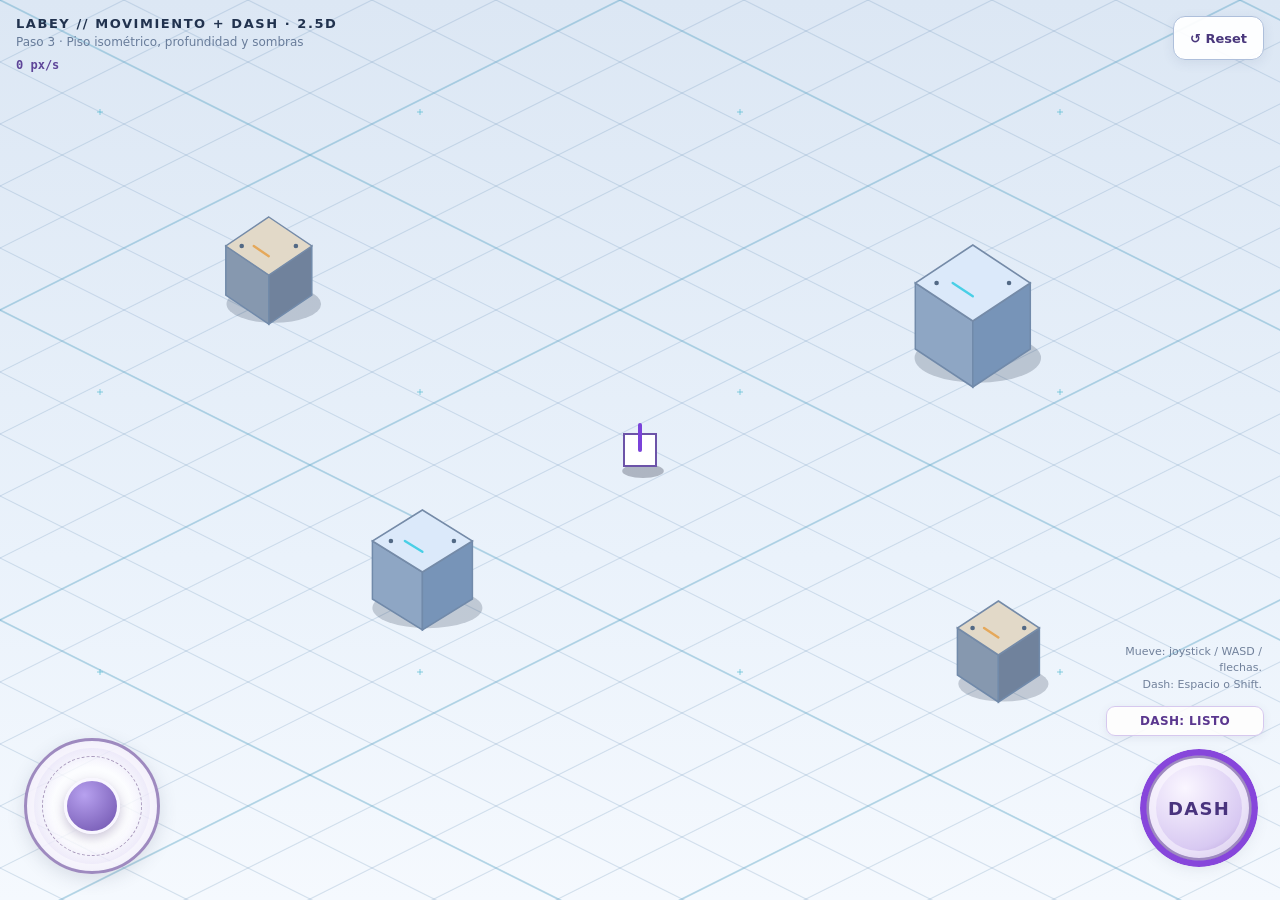
<file: web/pruebas/gamefeel-2_5d/index.html>
<!doctype html>
<html lang="es-MX">
<head>
  <meta charset="utf-8">
  <meta name="viewport" content="width=device-width, initial-scale=1, viewport-fit=cover, user-scalable=no">
  <meta name="theme-color" content="#eaf1fa">
  <title>LABEY · Movimiento + Dash · Paso 3 · Vista 2.5D</title>
  <style>
    :root {
      font-family: system-ui, -apple-system, BlinkMacSystemFont, "Segoe UI", sans-serif;
      color: #21324e;
      background: #eaf1fa;
    }

    * { box-sizing: border-box; }
    html, body { width: 100%; height: 100%; margin: 0; overflow: hidden; }
    body { overscroll-behavior: none; user-select: none; -webkit-user-select: none; }

    /* El suelo, las cajas y el protagonista ahora se dibujan en Canvas.
       No hay imágenes ni sprites: se mantiene un único archivo offline. */
    #game {
      display: block;
      width: 100vw;
      height: 100dvh;
      background: #e7eff9;
      touch-action: none;
    }

    .topbar {
      position: fixed;
      top: max(16px, env(safe-area-inset-top));
      left: max(16px, env(safe-area-inset-left));
      right: max(16px, env(safe-area-inset-right));
      display: flex;
      align-items: start;
      justify-content: space-between;
      gap: 14px;
      pointer-events: none;
    }
    .title { font-weight: 800; letter-spacing: .12em; font-size: 13px; }
    .subtitle { margin-top: 4px; color: #687c9a; font-size: 12px; }
    #speed { margin-top: 9px; font: 600 12px ui-monospace, monospace; color: #5e4599; }

    #reset {
      pointer-events: auto;
      border: 1px solid #aebfdb;
      border-radius: 12px;
      background: #ffffffed;
      color: #49377c;
      font: 700 13px system-ui, sans-serif;
      padding: 11px 16px;
      min-height: 44px;
      cursor: pointer;
      box-shadow: 0 3px 12px #40567619;
    }
    #reset:active { transform: scale(.97); }
    #reset:focus-visible { outline: 3px solid #885ae2; outline-offset: 3px; }

    /* Joystick: Pointer Events funcionan con toque, lápiz y ratón. */
    #joystick {
      position: fixed;
      bottom: max(26px, calc(env(safe-area-inset-bottom) + 20px));
      left: max(24px, calc(env(safe-area-inset-left) + 16px));
      width: 136px;
      height: 136px;
      border: 3px solid #9e8abf;
      border-radius: 50%;
      background: radial-gradient(circle, #ffffffc7 0 42%, #e2d9f4c9 75%, #bcb1d1b0 100%);
      box-shadow: 0 5px 18px #39425d26, inset 0 0 0 7px #ffffff7a;
      touch-action: none;
      cursor: grab;
      -webkit-tap-highlight-color: transparent;
    }
    #joystick:active { cursor: grabbing; }
    #joystick::after {
      content: "";
      position: absolute;
      inset: 15px;
      border: 1px dashed #aa9bbd;
      border-radius: 50%;
      pointer-events: none;
    }
    #knob {
      position: absolute;
      left: 50%; top: 50%;
      width: 56px; height: 56px;
      margin-left: -28px; margin-top: -28px;
      border-radius: 50%;
      border: 3px solid #f8f6ff;
      background: radial-gradient(circle at 35% 28%, #b7a1ef, #6d51ac);
      box-shadow: 0 4px 12px #4c34734a;
      transform: translate3d(0, 0, 0);
      pointer-events: none;
    }
    /* Dash circular, colocado a la derecha sin tapar el joystick. */
    #dash {
      --charge: 360deg;
      position: fixed;
      bottom: max(39px, calc(env(safe-area-inset-bottom) + 33px));
      right: max(28px, calc(env(safe-area-inset-right) + 18px));
      width: 106px;
      height: 106px;
      padding: 0;
      border: 3px solid #9e8abf;
      border-radius: 50%;
      background: radial-gradient(circle at 36% 30%, #faf6ff, #d8c9f2 65%, #a78bcf);
      box-shadow: 0 5px 18px #39425d26, inset 0 0 0 7px #ffffff7a;
      color: #49337e;
      font: 900 18px system-ui, sans-serif;
      letter-spacing: .07em;
      cursor: pointer;
      touch-action: manipulation;
      -webkit-tap-highlight-color: transparent;
    }
    #dash::before {
      content: "";
      position: absolute;
      inset: -9px;
      border-radius: 50%;
      background: conic-gradient(#8746db var(--charge), #aeb4c980 0);
      -webkit-mask: radial-gradient(farthest-side, transparent calc(100% - 7px), #000 calc(100% - 6px));
      mask: radial-gradient(farthest-side, transparent calc(100% - 7px), #000 calc(100% - 6px));
      pointer-events: none;
    }
    #dash:disabled { cursor: default; filter: saturate(.48) brightness(.9); }
    #dash:active:not(:disabled) { transform: scale(.96); }
    #dash:focus-visible { outline: 3px solid #8753d7; outline-offset: 11px; }
    #dashStatus {
      position: fixed;
      bottom: max(164px, calc(env(safe-area-inset-bottom) + 157px));
      right: max(16px, env(safe-area-inset-right));
      width: 158px;
      text-align: center;
      font: 800 12px system-ui, sans-serif;
      letter-spacing: .03em;
      color: #5a378f;
      background: #fffefdde;
      padding: 7px 5px;
      border: 1px solid #d6c8ee;
      border-radius: 9px;
      box-shadow: 0 2px 8px #4e58821a;
      pointer-events: none;
    }
    #dashStatus.recharging { color: #6d718a; }
    #dashStatus.active { color: #813ce2; }
    .hint {
      position: fixed;
      bottom: max(207px, calc(env(safe-area-inset-bottom) + 198px));
      right: max(18px, env(safe-area-inset-right));
      max-width: 154px;
      text-align: right;
      color: #71819b;
      font-size: 11px;
      line-height: 1.5;
      pointer-events: none;
    }
    @media (max-width: 380px) {
      #joystick { width: 118px; height: 118px; }
      #knob { width: 50px; height: 50px; margin: -25px 0 0 -25px; }
      #dash { width: 92px; height: 92px; font-size: 16px; }
      #dashStatus { bottom: max(148px, calc(env(safe-area-inset-bottom) + 140px)); width: 136px; }
      .hint { bottom: max(190px, calc(env(safe-area-inset-bottom) + 182px)); max-width: 130px; }
    }
  </style>
</head>
<body>
  <canvas id="game" aria-label="Campo isométrico de prueba con movimiento y dash"></canvas>

  <div class="topbar">
    <div>
      <div class="title">LABEY // MOVIMIENTO + DASH · 2.5D</div>
      <div class="subtitle">Paso 3 · Piso isométrico, profundidad y sombras</div>
      <div id="speed" aria-live="off">0 px/s</div>
    </div>
    <button id="reset" type="button" aria-label="Regresar al centro">↺ Reset</button>
  </div>

  <div id="joystick" aria-label="Joystick virtual de movimiento">
    <div id="knob"></div>
  </div>
  <div id="dashStatus" role="status" aria-live="off">DASH: LISTO</div>
  <button id="dash" type="button" aria-label="Dash, esquivar" title="Dash: Espacio o Shift">DASH</button>
  <div class="hint">Mueve: joystick / WASD / flechas.<br>Dash: Espacio o Shift.</div>

  <script>
    "use strict";

    // ===== 1. Parámetros de Game Feel (ajustables) =====
    const MAX_SPEED = 260;       // píxeles/segundo, sin turbo diagonal
    const ACCELERATION = 1200;   // píxeles/segundo²
    const FRICTION = 6.5;        // pérdida exponencial de velocidad al soltar
    const DEAD_ZONE = 0.10;      // ignora pequeños toques cerca del centro
    const SIZE = 32;             // cuadrado del jugador: 32 × 32

    const DASH_SPEED = 780;      // impulso instantáneo en px/s
    const DASH_DURATION = 0.20;  // segundos invulnerable / en impulso
    const DASH_COOLDOWN = 0.80;  // segundos de recarga DESPUÉS del impulso
    const DASH_EXIT_SPEED = 130; // deslizamiento al terminar el Dash
    const TRAIL_LIFETIME = 0.27; // segundos para desvanecer la estela
    const TRAIL_SPACING = 12;    // espacio entre los cuadrados de la estela

    // Variable GLOBAL deliberada. Podrá usarse en futuras colisiones.
    // Al declarar 'var' en un script clásico, también está en window.
    var isInvulnerable = false;

    const canvas = document.getElementById("game");
    const ctx = canvas.getContext("2d");
    const stick = document.getElementById("joystick");
    const knob = document.getElementById("knob");
    const speedLabel = document.getElementById("speed");
    const resetButton = document.getElementById("reset");
    const dashButton = document.getElementById("dash");
    const dashStatus = document.getElementById("dashStatus");

    let dashRemaining = 0;
    let cooldownRemaining = 0;
    let dashDirection = { x: 0, y: -1 };
    const trail = [];

    let screenWidth = 0;
    let screenHeight = 0;
    let firstResize = true;

    const player = {
      x: 0, y: 0,
      vx: 0, vy: 0,
      facing: -Math.PI / 2 // orientación inicial: arriba
    };

    // ===== 2. Canvas ajustado a pantalla y pantallas de alta densidad =====
    function resizeCanvas() {
      const previousW = screenWidth;
      const previousH = screenHeight;
      screenWidth = window.innerWidth;
      screenHeight = window.innerHeight;
      const dpr = Math.min(window.devicePixelRatio || 1, 2);
      canvas.width = Math.round(screenWidth * dpr);
      canvas.height = Math.round(screenHeight * dpr);
      ctx.setTransform(dpr, 0, 0, dpr, 0, 0);

      if (firstResize) {
        player.x = screenWidth / 2;
        player.y = screenHeight / 2;
        firstResize = false;
      } else {
        // Mantiene la misma posición relativa al centro al rotar el móvil.
        player.x += (screenWidth - previousW) / 2;
        player.y += (screenHeight - previousH) / 2;
        // La estela conserva su posición relativa tras una rotación de pantalla.
        for (const ghost of trail) {
          ghost.x += (screenWidth - previousW) / 2;
          ghost.y += (screenHeight - previousH) / 2;
        }
      }
    }
    window.addEventListener("resize", resizeCanvas);
    resizeCanvas();

    // ===== 3. Joystick virtual: toque + mouse con Pointer Events =====
    let activePointer = null;
    const joystickInput = { x: 0, y: 0 };

    function moveJoystick(clientX, clientY) {
      const bounds = stick.getBoundingClientRect();
      const radius = bounds.width / 2 - knob.offsetWidth / 2 - 5;
      const dx = clientX - (bounds.left + bounds.width / 2);
      const dy = clientY - (bounds.top + bounds.height / 2);
      const distance = Math.hypot(dx, dy);
      const limited = Math.min(distance, radius);
      const nx = distance > 0 ? dx / distance : 0;
      const ny = distance > 0 ? dy / distance : 0;

      knob.style.transform = `translate3d(${nx * limited}px, ${ny * limited}px, 0)`;

      // Magnitud analógica de 0 a 1; se elimina la zona muerta.
      const amount = Math.max(0, (limited / radius - DEAD_ZONE) / (1 - DEAD_ZONE));
      joystickInput.x = nx * amount;
      joystickInput.y = ny * amount;
    }

    function releaseJoystick(event) {
      if (event && event.pointerId !== activePointer) return;
      activePointer = null;
      joystickInput.x = 0;
      joystickInput.y = 0;
      knob.style.transform = "translate3d(0, 0, 0)";
    }

    stick.addEventListener("pointerdown", (event) => {
      if (activePointer !== null) return; // un dedo controla el joystick
      event.preventDefault();
      activePointer = event.pointerId;
      stick.setPointerCapture(activePointer);
      moveJoystick(event.clientX, event.clientY);
    });
    stick.addEventListener("pointermove", (event) => {
      if (event.pointerId !== activePointer) return;
      event.preventDefault();
      moveJoystick(event.clientX, event.clientY);
    });
    stick.addEventListener("pointerup", releaseJoystick);
    stick.addEventListener("pointercancel", releaseJoystick);
    stick.addEventListener("lostpointercapture", releaseJoystick);

    // ===== 4. Teclado opcional para probar desde PC =====
    const pressed = new Set();
    const directions = {
      w: [0, -1], arrowup: [0, -1],
      s: [0, 1], arrowdown: [0, 1],
      a: [-1, 0], arrowleft: [-1, 0],
      d: [1, 0], arrowright: [1, 0]
    };

    window.addEventListener("keydown", (event) => {
      const key = event.key.toLowerCase();
      if (directions[key]) {
        event.preventDefault();
        pressed.add(key);
      }
      if ((key === " " || key === "shift") && !event.repeat) {
        // Respeta el botón Reset cuando tiene foco y se activa con Espacio.
        if (event.target === resetButton && key === " ") return;
        event.preventDefault();
        triggerDash();
      }
    });
    window.addEventListener("keyup", (event) => pressed.delete(event.key.toLowerCase()));

    function getInput() {
      // Mientras se toca el joystick, éste tiene prioridad sobre el teclado.
      if (activePointer !== null) return joystickInput;

      let x = 0, y = 0;
      for (const key of pressed) {
        const [ax, ay] = directions[key];
        x += ax;
        y += ay;
      }
      // Normalizar evita que √2 aumente la velocidad diagonal.
      const length = Math.hypot(x, y);
      return length > 0 ? { x: x / length, y: y / length } : { x: 0, y: 0 };
    }

    // ===== 5. Dash: velocidad instantánea, orientación y recarga =====
    function triggerDash() {
      // No se permite encadenar Dash ni activarlo durante el cooldown.
      if (dashRemaining > 0 || cooldownRemaining > 0) return;

      const input = getInput();
      const magnitude = Math.hypot(input.x, input.y);
      const angle = magnitude > 0.05
        ? Math.atan2(input.y, input.x) // joystick/teclado tiene prioridad
        : player.facing;               // en reposo usa la última orientación

      // Dash en una de las ocho direcciones, igual que el indicador.
      const snapped = Math.round(angle / (Math.PI / 4)) * (Math.PI / 4);
      player.facing = snapped;
      dashDirection = { x: Math.cos(snapped), y: Math.sin(snapped) };
      dashRemaining = DASH_DURATION;
      player.vx = dashDirection.x * DASH_SPEED;
      player.vy = dashDirection.y * DASH_SPEED;
      isInvulnerable = true;

      // Colocamos un fantasma en el punto de salida para que la estela
      // sea visible incluso antes del siguiente fotograma.
      spawnTrail(player.x, player.y);
      refreshDashUI();
    }

    function spawnTrail(x, y) {
      trail.push({ x, y, life: TRAIL_LIFETIME });
      // Límite defensivo: evita acumulación por FPS bajos o varios dashes.
      if (trail.length > 80) trail.splice(0, trail.length - 80);
    }

    function fadeTrail(dt) {
      for (let i = trail.length - 1; i >= 0; i--) {
        trail[i].life -= dt;
        if (trail[i].life <= 0) trail.splice(i, 1);
      }
    }

    function refreshDashUI() {
      let label = "DASH: LISTO";
      let phase = "ready";
      let progress = 1;
      if (dashRemaining > 0) {
        label = "DASH: ACTIVO";
        phase = "active";
        progress = 0;
      } else if (cooldownRemaining > 0) {
        label = "DASH: RECARGANDO";
        phase = "recharging";
        progress = 1 - cooldownRemaining / DASH_COOLDOWN;
      }
      // Una circunferencia púrpura se llena a lo largo de la recarga.
      dashButton.style.setProperty("--charge", `${Math.round(progress * 360)}deg`);
      dashButton.disabled = phase !== "ready";
      dashStatus.className = phase;
      if (dashStatus.textContent !== label) dashStatus.textContent = label;
    }

    dashButton.addEventListener("pointerdown", (event) => {
      event.preventDefault();
      triggerDash();
    });
    // Click adicional: permite activar mediante Enter o con asistencia.
    dashButton.addEventListener("click", triggerDash);

    // ===== 6. Física normal: delta time, aceleración, fricción y límite =====
    function updateNormal(dt) {
      const input = getInput();
      const hasInput = Math.hypot(input.x, input.y) > 0;

      if (hasInput) {
        // Nos acercamos GRADUALMENTE a la velocidad deseada.
        const targetVX = input.x * MAX_SPEED;
        const targetVY = input.y * MAX_SPEED;
        const differenceX = targetVX - player.vx;
        const differenceY = targetVY - player.vy;
        const distance = Math.hypot(differenceX, differenceY);
        const change = Math.min(distance, ACCELERATION * dt);
        if (distance > 0) {
          player.vx += (differenceX / distance) * change;
          player.vy += (differenceY / distance) * change;
        }
      } else {
        // Fricción independiente de los FPS: deja un pequeño deslizamiento.
        const damping = Math.exp(-FRICTION * dt);
        player.vx *= damping;
        player.vy *= damping;
        if (Math.hypot(player.vx, player.vy) < 1) {
          player.vx = 0;
          player.vy = 0;
        }
      }

      // Límite de velocidad total, también para el movimiento diagonal.
      const speed = Math.hypot(player.vx, player.vy);
      if (speed > MAX_SPEED) {
        player.vx = (player.vx / speed) * MAX_SPEED;
        player.vy = (player.vy / speed) * MAX_SPEED;
      }

      player.x += player.vx * dt;
      player.y += player.vy * dt;

      // Cuantización a 8 direcciones, usando la VELOCIDAD real.
      // Si se detiene, mantenemos la última orientación sin cambiarla.
      if (Math.hypot(player.vx, player.vy) > 2) {
        const angle = Math.atan2(player.vy, player.vx);
        player.facing = Math.round(angle / (Math.PI / 4)) * (Math.PI / 4);
      }
    }

    function update(dt) {
      // La estela siempre envejece, incluso cuando el jugador se detiene.
      fadeTrail(dt);

      // La fase de Dash se actualiza con un subpaso exacto: si el frame
      // rebasa los 0.2 s, solo el tiempo SOBRANTE pasa a la física normal.
      if (dashRemaining > 0) {
        const dashDt = Math.min(dt, dashRemaining);
        const oldX = player.x, oldY = player.y;
        player.vx = dashDirection.x * DASH_SPEED;
        player.vy = dashDirection.y * DASH_SPEED;
        player.x += player.vx * dashDt;
        player.y += player.vy * dashDt;

        // Estela continua incluso a 20 FPS: muestreamos cada 12 px.
        const distance = Math.hypot(player.x - oldX, player.y - oldY);
        const count = Math.ceil(distance / TRAIL_SPACING);
        for (let i = 1; i <= count; i++) {
          const t = i / count;
          spawnTrail(oldX + (player.x - oldX) * t,
                     oldY + (player.y - oldY) * t);
        }

        dashRemaining = Math.max(0, dashRemaining - dashDt);
        if (dashRemaining === 0) {
          isInvulnerable = false;
          cooldownRemaining = DASH_COOLDOWN;
          // Se conserva un poco de inercia al regresar a la física normal.
          player.vx = dashDirection.x * DASH_EXIT_SPEED;
          player.vy = dashDirection.y * DASH_EXIT_SPEED;
        }

        const leftover = dt - dashDt;
        if (leftover > 0) {
          updateNormal(leftover);
          cooldownRemaining = Math.max(0, cooldownRemaining - leftover);
        }
      } else {
        updateNormal(dt);
        cooldownRemaining = Math.max(0, cooldownRemaining - dt);
      }
      refreshDashUI();
    }

    // ===== 7. SOLO PRESENTACIÓN: suelo 2.5D, cajas y profundidad =====
    // Las posiciones, velocidades, aceleración, fricción y dash continúan
    // calculándose EXACTAMENTE igual que en el Paso 2 (ver updateNormal/update).

    // Obstáculos VISUALES, sin hitboxes: aún no añadimos colisiones.
    // Cada y representa la punta inferior de la caja (su contacto con el suelo).
    const sceneBoxes = [
      { rx: 0.21, ry: 0.36, width: 86,  height: 49, depth: 29, variant: "amber" },
      { rx: 0.76, ry: 0.43, width: 115, height: 66, depth: 38, variant: "blue" },
      { rx: 0.33, ry: 0.70, width: 100, height: 58, depth: 31, variant: "blue" },
      { rx: 0.78, ry: 0.78, width: 82,  height: 47, depth: 27, variant: "amber" }
    ];

    function drawIsometricFloor() {
      // Gradiente del piso: una sala blanca/azul de laboratorio.
      const ground = ctx.createLinearGradient(0, 0, 0, screenHeight);
      ground.addColorStop(0, "#dce7f4");
      ground.addColorStop(0.62, "#eaf2fb");
      ground.addColorStop(1, "#f5f9fe");
      ctx.fillStyle = ground;
      ctx.fillRect(0, 0, screenWidth, screenHeight);

      // Dos familias de diagonales a ±0.5 crean ROMBOS, no cuadrados.
      // Al dibujarse en Canvas, el patrón cubre cualquier orientación.
      const slopeAbs = 0.5;
      const spacing = 62;
      ctx.lineWidth = 1.15;
      for (const sign of [-1, 1]) {
        const slope = sign * slopeAbs;
        const bMin = Math.min(0, -slope * screenWidth) - spacing;
        const bMax = Math.max(screenHeight, screenHeight - slope * screenWidth) + spacing;
        for (let i = Math.floor(bMin / spacing); i <= Math.ceil(bMax / spacing); i++) {
          const intercept = i * spacing;
          const major = i % 5 === 0;
          ctx.strokeStyle = major ? "rgba(89, 163, 195, 0.42)" : "rgba(117, 150, 187, 0.27)";
          ctx.lineWidth = major ? 1.8 : 1.1;
          ctx.beginPath();
          ctx.moveTo(0, intercept);
          ctx.lineTo(screenWidth, intercept + slope * screenWidth);
          ctx.stroke();
        }
      }

      // Cruces luminosos decorativos: discretos para no tapar al jugador.
      ctx.fillStyle = "rgba(86, 187, 210, .35)";
      for (let y = 112; y < screenHeight; y += 280) {
        for (let x = 100; x < screenWidth; x += 320) {
          ctx.fillRect(x - 3, y - 1, 6, 2);
          ctx.fillRect(x - 1, y - 3, 2, 6);
        }
      }
    }

    // Dibujo de polígonos reutilizable para las caras 2.5D de las cajas.
    function fillPolygon(points, fill, stroke = "#718aaa") {
      ctx.beginPath();
      ctx.moveTo(points[0][0], points[0][1]);
      for (let i = 1; i < points.length; i++) ctx.lineTo(points[i][0], points[i][1]);
      ctx.closePath();
      ctx.fillStyle = fill;
      ctx.fill();
      ctx.lineWidth = 1.5;
      ctx.strokeStyle = stroke;
      ctx.stroke();
    }

    function drawBox(box) {
      const x = box.rx * screenWidth;
      const y = box.ry * screenHeight;
      const half = box.width / 2;
      const d = box.depth;
      const h = box.height;
      const amber = box.variant === "amber";

      // Contacto con el suelo, con sombras pintadas antes de la caja.
      ctx.save();
      ctx.fillStyle = "rgba(18, 34, 57, .20)";
      ctx.beginPath();
      ctx.ellipse(x + 5, y - d + 9, half * 1.1, d * 0.65, 0, 0, Math.PI * 2);
      ctx.fill();
      ctx.restore();

      // Parte superior: rombo con las cuatro esquinas proyectadas.
      const back  = [x,        y - h - 2 * d];
      const right = [x + half, y - h - d];
      const front = [x,        y - h];
      const left  = [x - half, y - h - d];
      const rightBottom = [x + half, y - d];
      const frontBottom = [x, y];
      const leftBottom  = [x - half, y - d];

      fillPolygon([left, front, frontBottom, leftBottom], amber ? "#8698af" : "#8ea6c4");
      fillPolygon([front, right, rightBottom, frontBottom], amber ? "#70829c" : "#7794b8");
      fillPolygon([back, right, front, left], amber ? "#e2d9c8" : "#dbe9fa", "#758ba8");

      // Franjas y remaches: tecnología sobria con un toque cyan / ámbar.
      const accent = amber ? "#e5a85a" : "#49cfe6";
      ctx.strokeStyle = accent;
      ctx.lineWidth = 2.4;
      ctx.beginPath();
      ctx.moveTo(x - half * 0.35, y - h - d);
      ctx.lineTo(x, y - h - d * .65);
      ctx.stroke();
      ctx.fillStyle = "#526985";
      ctx.beginPath();ctx.arc(x - half * .63, y - h - d, 2.3, 0, Math.PI * 2);ctx.fill();
      ctx.beginPath();ctx.arc(x + half * .63, y - h - d, 2.3, 0, Math.PI * 2);ctx.fill();
    }

    function drawPlayer() {
      // Sombra falsa: óvalo NEGRO semitransparente debajo del cuadrado.
      // Durante el Dash se ensancha y se estira hacia el impulso.
      const dashing = dashRemaining > 0;
      ctx.save();
      ctx.translate(player.x + (dashing ? dashDirection.x * 8 : 3),
                    player.y + SIZE / 2 + (dashing ? 9 : 5));
      if (dashing) ctx.rotate(Math.atan2(dashDirection.y, dashDirection.x));
      ctx.scale(dashing ? 1.55 : 1, dashing ? 0.72 : 1);
      ctx.fillStyle = dashing ? "rgba(14, 10, 30, .28)" : "rgba(10, 15, 31, .26)";
      ctx.beginPath();
      ctx.ellipse(0, 0, SIZE * .65, 7, 0, 0, Math.PI * 2);
      ctx.fill();
      ctx.restore();

      // Personaje original: se conserva EXACTAMENTE como cuadrado 32x32.
      ctx.fillStyle = "#ffffff";
      ctx.fillRect(player.x - SIZE / 2, player.y - SIZE / 2, SIZE, SIZE);
      ctx.strokeStyle = isInvulnerable ? "#b14dff" : "#6c53a8";
      ctx.lineWidth = 2;
      ctx.strokeRect(player.x - SIZE / 2, player.y - SIZE / 2, SIZE, SIZE);
      if (isInvulnerable) {
        ctx.strokeStyle = "#b14dff66";
        ctx.lineWidth = 4;
        ctx.strokeRect(player.x - SIZE / 2 - 4, player.y - SIZE / 2 - 4,
                       SIZE + 8, SIZE + 8);
      }

      // La flecha de ocho direcciones NO cambia de lógica.
      const fx = Math.cos(player.facing);
      const fy = Math.sin(player.facing);
      ctx.beginPath();
      ctx.moveTo(player.x, player.y);
      ctx.lineTo(player.x + fx * 25, player.y + fy * 25);
      ctx.strokeStyle = "#7a43d9";
      ctx.lineWidth = 4;
      ctx.lineCap = "round";
      ctx.stroke();
    }

    function draw() {
      ctx.clearRect(0, 0, screenWidth, screenHeight);
      drawIsometricFloor();

      // Estela de Dash original (cuadros morados con fade).
      // Se dibuja por debajo de los objetos del escenario.
      for (const ghost of trail) {
        const opacity = Math.pow(ghost.life / TRAIL_LIFETIME, 1.5) * 0.5;
        ctx.fillStyle = `rgba(126, 55, 222, ${opacity})`;
        ctx.fillRect(ghost.x - SIZE / 2, ghost.y - SIZE / 2, SIZE, SIZE);
      }

      // Y-Sorting verdadero: de MENOR a MAYOR Y (los cercanos, con Y mayor,
      // se pintan al final y tapan correctamente a los del fondo).
      // Para que funcione, compararnos el punto de contacto con el suelo.
      const renderables = sceneBoxes.map(box => ({
        sortY: box.ry * screenHeight,
        render: () => drawBox(box)
      }));
      renderables.push({
        sortY: player.y + SIZE / 2,
        render: drawPlayer
      });
      renderables.sort((a, b) => a.sortY - b.sortY);
      for (const item of renderables) item.render();
    }

    // ===== 8. Game Loop real: requestAnimationFrame + delta time =====
    let previousTime = 0;
    function frame(timestamp) {
      if (!previousTime) previousTime = timestamp;
      // Limitar el salto tras volver de otra pestaña evita teletransportes.
      const dt = Math.min((timestamp - previousTime) / 1000, 0.05);
      previousTime = timestamp;
      update(dt);
      draw();
      speedLabel.textContent = `${Math.round(Math.hypot(player.vx, player.vy))} px/s`;
      requestAnimationFrame(frame);
    }
    requestAnimationFrame(frame);

    // ===== 9. Reset y seguridad de entrada =====
    function resetPlayer() {
      player.x = screenWidth / 2;
      player.y = screenHeight / 2;
      player.vx = 0;
      player.vy = 0;
      player.facing = -Math.PI / 2;
      dashRemaining = 0;
      cooldownRemaining = 0;
      isInvulnerable = false;
      trail.length = 0;
      refreshDashUI();
      pressed.clear();
      if (activePointer !== null && stick.hasPointerCapture(activePointer)) {
        stick.releasePointerCapture(activePointer);
      }
      releaseJoystick();
      speedLabel.textContent = "0 px/s";
    }
    resetButton.addEventListener("click", resetPlayer);

    function cancelInputs() {
      pressed.clear();
      releaseJoystick();
      // No permitir invulnerabilidad eterna al minimizar la pestaña.
      if (dashRemaining > 0) {
        dashRemaining = 0;
        isInvulnerable = false;
        cooldownRemaining = DASH_COOLDOWN;
        player.vx = dashDirection.x * DASH_EXIT_SPEED;
        player.vy = dashDirection.y * DASH_EXIT_SPEED;
        refreshDashUI();
      }
    }
    window.addEventListener("blur", cancelInputs);
    document.addEventListener("visibilitychange", () => {
      if (document.hidden) {
        cancelInputs();
        previousTime = 0;
      }
    });
  </script>
</body>
</html>
</file>
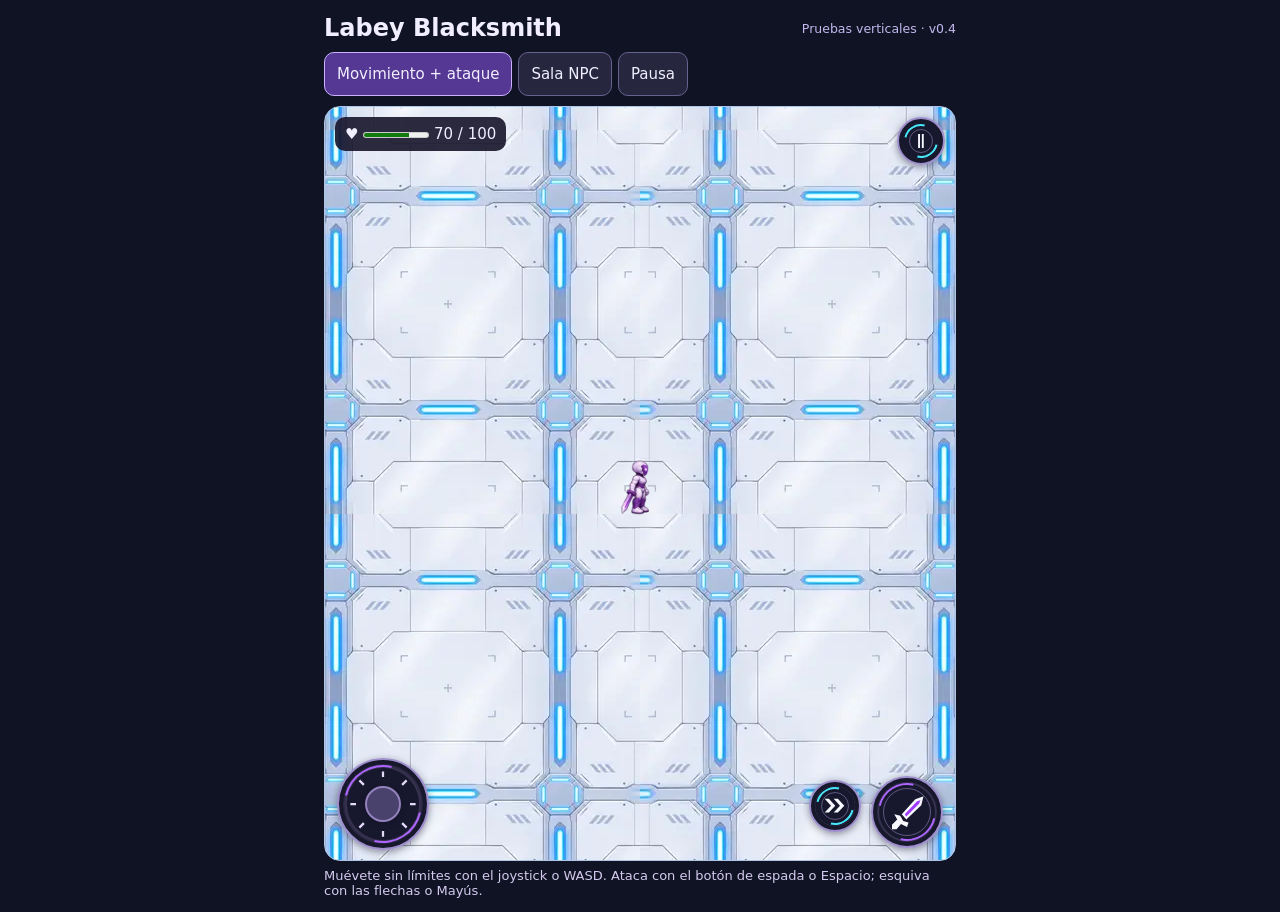
<file: web/labey-v0.4.html>
<!doctype html>
<html lang="es-MX">
<meta charset="utf-8">
<meta name="viewport" content="width=device-width, initial-scale=1, viewport-fit=cover">
<title>Labey Blacksmith · Interfaz móvil</title>
<style>
*{box-sizing:border-box}body{margin:0;background:#101324;color:#f1efff;font:15px system-ui,sans-serif}main{max-width:1050px;margin:auto;padding:14px max(14px,env(safe-area-inset-right)) 14px max(14px,env(safe-area-inset-left))}header{display:flex;align-items:center;justify-content:space-between;gap:8px;margin-bottom:10px}h1{font-size:clamp(16px,3vw,24px);margin:0}small{color:#c3b8ed}nav{display:flex;flex-wrap:wrap;gap:6px;margin-bottom:10px}button{font:inherit;color:inherit;background:#27263f;border:1px solid #67618f;border-radius:10px;padding:9px 12px;min-height:44px;cursor:pointer}button[aria-pressed=true]{background:#553893;border-color:#cbb1ff}button:focus-visible{outline:3px solid #ffdf94;outline-offset:2px}.arena{position:relative;isolation:isolate;overflow:hidden;aspect-ratio:2.15;min-height:235px;background:linear-gradient(170deg,#161a34 23%,#8593ac 24%,#d3e0ef 25%);border:1px solid #777b9b;border-radius:16px}.floor{position:absolute;inset:28% 0 0;background:repeating-linear-gradient(30deg,transparent 0 38px,#7e93ae55 39px 40px),repeating-linear-gradient(150deg,transparent 0 38px,#7e93ae55 39px 40px)}.hud,.orb,.stick{position:absolute;background:#19162de8}.hud{top:10px;left:10px;border-radius:10px;padding:8px 10px}.hud meter{width:66px;height:12px;vertical-align:middle;accent-color:#b38aff}.pause{position:absolute;top:10px;right:10px}.orb{right:14px;bottom:12px;border:2px solid #b38aff;width:66px;height:66px;border-radius:50%;font-size:29px;touch-action:none}.interact{position:absolute;right:13px;bottom:86px;background:#272046}.stick{bottom:8px;left:10px;width:102px;height:83px;border-radius:50%;border:1px solid #7465a1;touch-action:none}.knob{position:absolute;left:50%;top:50%;width:36px;height:36px;border-radius:50%;background:#b39de3;transform:translate(-50%,-50%);pointer-events:none}.actor{position:absolute;transform:translate(-50%,-50%);width:44px;height:42px;text-align:center;border-radius:14px;background:#302054;border:4px solid #fff;color:#e6d5ff;box-shadow:0 5px 0 #24263d50;font-weight:900;line-height:30px;pointer-events:none}.actor.hit{outline:5px solid #a268ff}.enemy{left:67%;top:48%;border-color:#322b40;background:#161522;color:#ff9791}.danger{position:absolute;left:67%;top:51%;transform:translate(-50%,-50%);width:20%;aspect-ratio:1.7;border-radius:50%;background:#fa655755;border:2px solid #bf3636}.npc{position:absolute;left:59%;top:51%;transform:translate(-50%,-50%);background:#174c52;color:white;padding:8px;border-radius:8px}.overlay{position:absolute;inset:0;background:#101324d9;display:grid;place-items:center;padding:10px}.card{padding:12px;text-align:center}.card h2{margin:0 0 10px}.card button{margin:3px}.note{margin:7px 0 0;color:#d4caef;font-size:13px}[hidden]{display:none!important}@media(orientation:landscape) and (max-height:460px){main{padding-top:7px;padding-bottom:7px}header,nav{margin-bottom:6px}.arena{height:calc(100dvh - 112px);aspect-ratio:auto}}

/* Orbital controls. The outer rings are decorative; the full buttons are touch targets. */
.control,.stick{
  --accent:#ad65ff;
  --rim:#9e8fcc;
  background:radial-gradient(circle,#17182e 57%,#393451 59%,#24223d 65%,#17172d 67%);
  border:2px solid var(--rim);
  box-shadow:inset 0 0 0 4px #18182d,0 2px 7px #13112470;
  color:#faf8ff;
}
.control{
  display:grid;place-items:center;padding:0;min-width:48px;min-height:48px;
  touch-action:manipulation;isolation:isolate;
}
.control::before,.stick::before{
  content:"";position:absolute;inset:5px;border-radius:inherit;pointer-events:none;
  border:2px solid transparent;border-top-color:var(--accent);border-bottom-color:var(--accent);
  transform:rotate(-32deg);
}
.control::after{
  content:"";position:absolute;inset:10px;border-radius:inherit;pointer-events:none;
  border:1px solid #a695cc80;
}
.control svg{width:53%;height:53%;z-index:1;pointer-events:none}
.control:active{filter:brightness(1.35)}
.orb{width:72px;height:72px;right:12px;bottom:12px}
.dodge{--accent:#46e8f9;position:absolute;width:52px;height:52px;right:94px;bottom:28px;border-radius:50%}
.pause.control{--accent:#46e8f9;width:48px;height:48px;border-radius:50%;font-size:19px}
.interact.control{height:48px;padding:0 14px;bottom:98px;border-radius:10px}
.interact.control::after{display:none}
.stick{width:92px;height:92px;bottom:10px;left:12px}
.stick svg{position:absolute;inset:8px;width:calc(100% - 16px);height:calc(100% - 16px);pointer-events:none}
.knob{background:#49426d;border:2px solid #9382bc;box-shadow:0 2px 5px #100e2580}
.player.dashing{box-shadow:-5px 0 0 #4ceafb85,0 5px 0 #24263d50}

.arena{background:#1f1a39 url("assets/camara-01.webp") center / 100% 100% no-repeat}
.actor.player{
  width:clamp(76px,10vw,124px);height:auto;aspect-ratio:1;
  transform:translate(-50%,-92%);border:0;border-radius:0;
  background:transparent url("assets/labey.webp") 0 0 / 900% 800% no-repeat;
  box-shadow:none;z-index:1;
}
.actor.player.hit,.actor.player.dashing{outline:none;box-shadow:none}
.actor.player.dashing{filter:drop-shadow(-4px 1px 2px #74edff)}
.actor.enemy{left:60%;top:59%}
.danger{left:60%;top:62%}
.npc{left:53%;top:65%}
.hud,.control,.stick{z-index:2}
.overlay{z-index:3}

/* LABEY v0.4: campo vertical libre; aros segmentados aprobados sin cambios. */
main{max-width:660px}
.arena{
  aspect-ratio:auto;
  height:clamp(460px,calc(100dvh - 145px),860px);
  min-height:460px;
  background-color:#e7effa;
  background-image:url("assets/piso-laboratorio-infinito.webp");
  background-repeat:repeat;
  background-size:384px 384px;
  background-position:center;
  border:1px solid #afc5e5;
  border-radius:16px;
}
.actor.player{width:clamp(64px,15vw,96px);height:auto}
.actor.enemy,.danger,.npc{transition:none}
.stick{touch-action:none}
@media(max-width:600px){
  main{padding:8px max(8px,env(safe-area-inset-right)) 8px max(8px,env(safe-area-inset-left))}
  header{margin-bottom:6px}
  nav{margin-bottom:6px}
  nav button{padding:6px 9px;min-height:36px}
  .arena{height:calc(100dvh - 116px);min-height:410px;max-height:none}
  .note{font-size:12px;margin-top:5px}
}
</style>
<main>
<header><h1>Labey Blacksmith</h1><small>Pruebas verticales · v0.4</small></header>
<nav aria-label="Frames de prueba">
<button data-frame="combat" aria-pressed="true">Movimiento + ataque</button>
<button data-frame="npc" aria-pressed="false">Sala NPC</button>
<button data-frame="pause" aria-pressed="false">Pausa</button>
</nav>
<section class="arena" aria-label="Campo de pruebas de desplazamiento libre">
<div class="danger"></div><div class="actor enemy" aria-label="Enemigo">◆</div><div class="npc" hidden>NPC</div>
<div class="actor player" role="img" aria-label="Labey"></div>
<div class="hud">♥ <meter aria-label="Vida de Labey" min="0" max="100" value="70"></meter> <span id="life">70 / 100</span></div>
<button class="pause control" aria-label="Pausar">Ⅱ</button>
<div class="stick" aria-label="Joystick táctil"><svg aria-hidden="true" viewBox="0 0 64 64"><path d="M32 3v5m0 48v5M3 32h5m48 0h5M11 11l4 4m34 34 4 4m0-42-4 4m-34 34-4 4" stroke="#e3dafa" stroke-width="2" fill="none"/></svg><div class="knob"></div></div>
<button class="orb control" aria-label="Atacar"><svg aria-hidden="true" viewBox="0 0 48 48"><path fill="currentColor" d="M17 27 35 7 46 3 43 15 23 34zM7 27l8 2 4 7 7 2-2 6-8-4-6 7H4v-6l7-7z"/><path fill="#a13bff" d="M21 27 37 10l5-2-2 5-17 17z"/></svg></button>
<button class="dodge control" aria-label="Esquivar"><svg aria-hidden="true" viewBox="0 0 48 48"><path fill="currentColor" d="M5 11h8l12 13-12 13H5l12-13zm17 0h8l12 13-12 13h-8l12-13z"/></svg></button>
<button class="interact control" hidden>Interactuar</button>
<div class="overlay" hidden><div class="card"><h2></h2><div class="actions"></div></div></div>
</section>
<p class="note" role="status">Muévete sin límites con el joystick o WASD. Ataca con el botón de espada o Espacio; esquiva con las flechas o Mayús.</p>
</main>
<script>
const $ = selector => document.querySelector(selector);
const player = $('.player'), stick = $('.stick'), knob = $('.knob'), overlay = $('.overlay');
const dodge = $('.dodge');
const arena = $('.arena'), note = $('.note'), interact = $('.interact');
const tabs = [...document.querySelectorAll('[data-frame]')];
let scene = 'combat', panel = '', life = 70, reward = '', x = 0, y = 0;
const enemyWorld = [620,-70], npcWorld = [220,110];
let dx = 0, dy = 0, pointer = null;
let facingX = 1, facingY = 0, dashLeft = 0, dashX = 0, dashY = 0;
const attackFrameSeconds = 0.075;
const walkFrameSeconds = 0.09;
let animationTime = 0, attackTime = 0, attackRow = 0;
const keys = new Set();
const directions = {w:[0,-1], a:[-1,0], s:[0,1], d:[1,0]};
function update() {
  // La cámara sigue los pies del personaje: el escenario es el que se mueve.
  const centerX = arena.clientWidth * .5, centerY = arena.clientHeight * .54;
  const near = Math.hypot(x - npcWorld[0], y - npcWorld[1]) < 100;
  player.style.left = centerX + 'px';
  player.style.top = centerY + 'px';
  arena.style.backgroundPosition = Math.round(centerX - x) + 'px ' + Math.round(centerY - y) + 'px';
  const place = (selector, world) => {
    const element = $(selector);
    element.style.left = (centerX + world[0] - x) + 'px';
    element.style.top = (centerY + world[1] - y) + 'px';
  };
  place('.enemy', enemyWorld);
  place('.danger', [enemyWorld[0],enemyWorld[1]+14]);
  place('.npc', npcWorld);
  $('#life').textContent = life + ' / 100';
  $('meter').value = life;
  interact.hidden = scene !== 'npc' || !near || !!reward;
}
function say(message) { note.textContent = message; }
function stop() {
  releaseStick();
  dashLeft = 0;
  player.classList.remove('dashing');
  keys.clear();
}
function releaseStick() {
  pointer = null;
  dx = dy = 0;
  knob.style.left = knob.style.top = '50%';
  knob.style.translate = '0px 0px';
}
function tabState() {
  tabs.forEach(button => button.setAttribute('aria-pressed', button.dataset.frame === (panel === 'pause' ? 'pause' : scene)));
}
function selectScene(next) {
  stop();
  closePanel();
  scene = next;
  x = 0;
  y = 0;
  attackTime = animationTime = 0;
  $('.enemy').hidden = $('.danger').hidden = next !== 'combat';
  $('.npc').hidden = next !== 'npc';
  $('.orb').hidden = dodge.hidden = next !== 'combat';
  facingX = 1;
  facingY = 0;
  say(next === 'combat' ? 'Mueve a Labey con el joystick o WASD. Espacio para atacar. Mayús para esquivar.' : reward || 'Acércate al NPC y toca Interactuar.');
  tabState();
  update();
}
function showPanel(type, title, actions) {
  stop();
  panel = type;
  overlay.hidden = false;
  arena.querySelectorAll(':scope > button').forEach(button => button.inert = true);
  overlay.querySelector('h2').textContent = title;
  const buttons = actions.map(([label, callback]) => {
    const button = document.createElement('button');
    button.textContent = label;
    button.onclick = callback;
    return button;
  });
  overlay.querySelector('.actions').replaceChildren(...buttons);
  tabState();
  buttons[0].focus();
}
function closePanel() {
  if (overlay.contains(document.activeElement)) $('.pause').focus();
  panel = '';
  overlay.hidden = true;
  arena.querySelectorAll(':scope > button').forEach(button => button.inert = false);
  tabState();
}
function pause() { showPanel('pause','Pausa',[['Continuar', () => { closePanel(); $('.pause').focus(); }]]); }
function claim(kind) {
  if (reward) return;
  if (kind === 'Curación') life = Math.min(100, life + 25);
  reward = kind === 'Curación' ? 'Recuperaste 25 puntos de vida.' : 'Mejora elegida para esta prueba.';
  closePanel();
  update();
  say(reward);
}
interact.onclick = () => showPanel('npc', 'Elige una recompensa', [
  ['Curar +25', () => claim('Curación')], ['Mejora', () => claim('Mejora')],
  ['Volver', () => { closePanel(); interact.focus(); }]
]);
function spriteRow(vx, vy) {
  return (Math.round(Math.atan2(vy, vx) / (Math.PI / 4)) + 8) % 8;
}
function showSprite(col, row) {
  player.style.backgroundPosition = (col / 8 * 100) + '% ' + (row / 7 * 100) + '%';
}
function attack() {
  if (panel || scene !== 'combat' || attackTime > 0) return;
  const [vx, vy] = movement();
  attackRow = vx || vy ? spriteRow(vx, vy) : spriteRow(facingX, facingY);
  attackTime = attackFrameSeconds * 3;
  showSprite(6, attackRow);
  say('Ataque activado.');
}
function movement() {
  let vx = dx, vy = dy;
  for (const key of keys) {
    vx += directions[key][0];
    vy += directions[key][1];
  }
  const magnitude = Math.hypot(vx, vy);
  return magnitude ? [vx / magnitude, vy / magnitude] : [0, 0];
}
function evade() {
  if (panel || scene !== 'combat' || dashLeft > 0) return;
  const [vx, vy] = movement();
  [dashX, dashY] = vx || vy ? [vx, vy] : [facingX, facingY];
  dashLeft = 0.14;
  player.classList.add('dashing');
  say('Esquiva activada.');
}
dodge.onclick = evade;
$('.orb').onclick = attack;
$('.pause').onclick = pause;
tabs.forEach(button => button.onclick = () => button.dataset.frame === 'pause' ? pause() : selectScene(button.dataset.frame));
let originX, originY;
stick.onpointerdown = event => {
  if (panel || pointer !== null) return;
  pointer = event.pointerId;
  originX = event.clientX;
  originY = event.clientY;
  const bounds = stick.getBoundingClientRect();
  knob.style.left = originX - bounds.left + 'px';
  knob.style.top = originY - bounds.top + 'px';
  stick.setPointerCapture(pointer);
};
stick.onpointermove = event => {
  if (event.pointerId !== pointer) return;
  const x = event.clientX - originX, y = event.clientY - originY;
  const distance = Math.hypot(x,y);
  const angle = Math.round(Math.atan2(y,x) / (Math.PI / 4)) * Math.PI / 4;
  dx = distance > 6 ? Math.cos(angle) : 0;
  dy = distance > 6 ? Math.sin(angle) : 0;
  knob.style.translate = Math.round(dx * Math.min(distance,24)) + 'px ' + Math.round(dy * Math.min(distance,24)) + 'px';
};
stick.onpointerup = stick.onpointercancel = stick.onlostpointercapture = event => {
  if (event.pointerId === pointer) releaseStick();
};
addEventListener('keydown', event => {
  if (event.key === 'Escape') { panel ? closePanel() : pause(); return; }
  if (panel) return;
  const key = event.key.toLowerCase();
  if (Object.hasOwn(directions, key)) keys.add(key);
  if (key === 'shift' && !event.repeat) evade();
  if (key === ' ' && event.target.tagName !== 'BUTTON') { event.preventDefault(); if (!event.repeat) attack(); }
});
addEventListener('keyup', event => keys.delete(event.key.toLowerCase()));
addEventListener('blur', stop);
// Campo infinito sin colisiones: reservamos las salas cerradas para otra prueba.
let last = 0;
function tick(time) {
  const dt = Math.min(32, time - last) / 1000;
  last = time;
  if (!panel) {
    const [vx, vy] = movement();
    const dashing = dashLeft > 0;
    const moving = dashing || vx !== 0 || vy !== 0;
    if (moving) {
      const step = dashing ? 560 * Math.min(dt, dashLeft) : 130 * dt;
      facingX = dashing ? dashX : vx;
      facingY = dashing ? dashY : vy;
      x += facingX * step;
      y += facingY * step;
      dashLeft = Math.max(0, dashLeft - dt);
      if (!dashLeft) player.classList.remove('dashing');
      update();
    }
    animationTime = moving ? (animationTime + dt) % (5 * walkFrameSeconds) : 0;
    if (attackTime > 0) {
      attackTime = Math.max(0, attackTime - dt);
      const frame = Math.min(2, Math.floor((3 * attackFrameSeconds - attackTime) / attackFrameSeconds));
      showSprite(6 + frame, attackRow);
    } else {
      showSprite(moving ? 1 + Math.floor(animationTime / walkFrameSeconds) : 0, spriteRow(facingX, facingY));
    }
  }
  requestAnimationFrame(tick);
}
update();
requestAnimationFrame(tick);
</script>
</html>
</file>
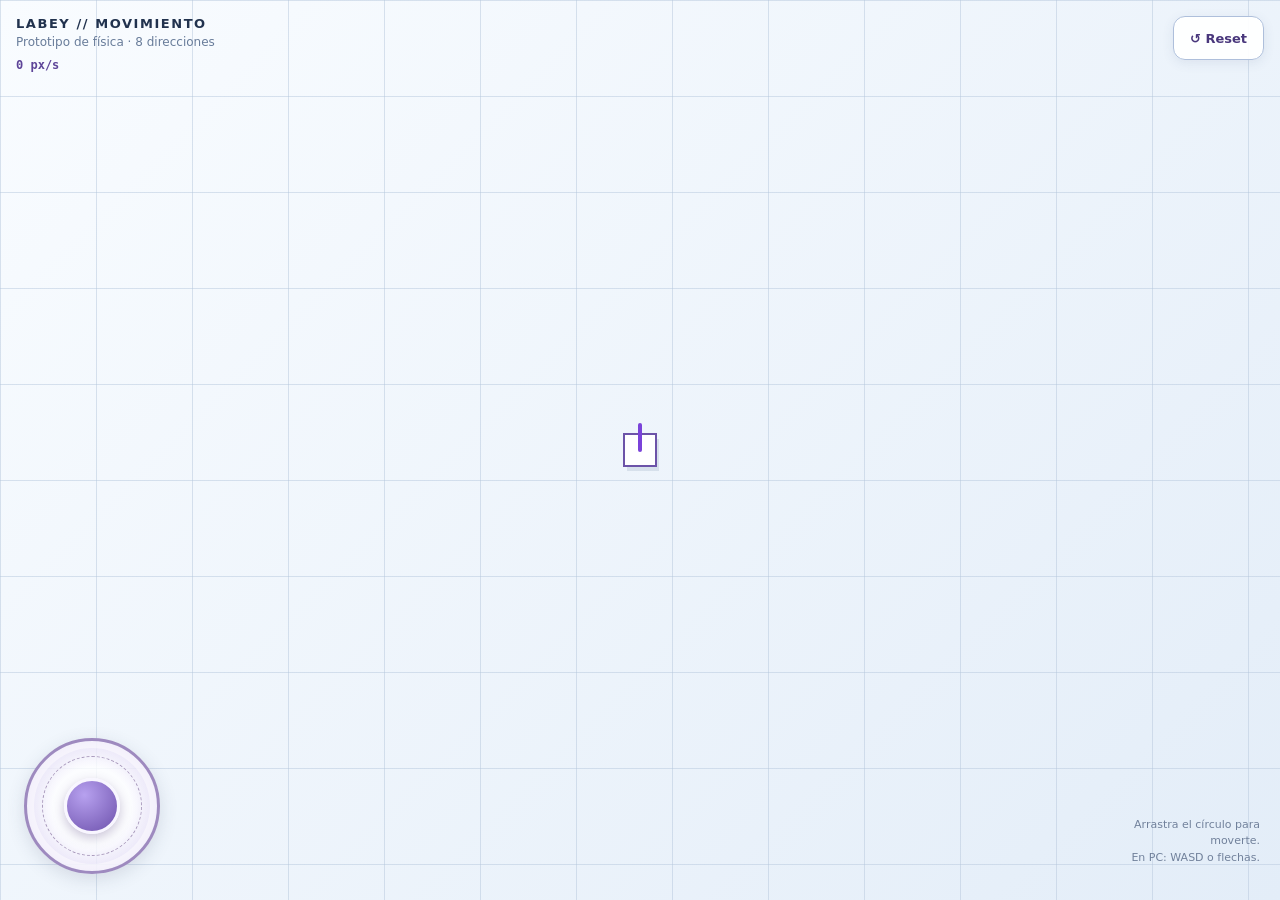
<file: web/pruebas/gamefeel-2_5d/versiones/PASO_1_MOVIMIENTO.html>
<!doctype html>
<html lang="es-MX">
<head>
  <meta charset="utf-8">
  <meta name="viewport" content="width=device-width, initial-scale=1, viewport-fit=cover, user-scalable=no">
  <meta name="theme-color" content="#eaf1fa">
  <title>LABEY · Prueba de movimiento</title>
  <style>
    :root {
      font-family: system-ui, -apple-system, BlinkMacSystemFont, "Segoe UI", sans-serif;
      color: #21324e;
      background: #eaf1fa;
    }

    * { box-sizing: border-box; }
    html, body { width: 100%; height: 100%; margin: 0; overflow: hidden; }
    body { overscroll-behavior: none; user-select: none; -webkit-user-select: none; }

    /* Piso sencillo de laboratorio: es CSS, no hay sprites ni imágenes externas. */
    #game {
      display: block;
      width: 100vw;
      height: 100dvh;
      background-color: #eaf1fa;
      background-image:
        linear-gradient(90deg, #b8c9dd85 1px, transparent 1px),
        linear-gradient(#b8c9dd85 1px, transparent 1px),
        linear-gradient(135deg, #f9fcff 0%, #e3edf8 100%);
      background-size: 96px 96px, 96px 96px, 100% 100%;
      touch-action: none;
    }

    .topbar {
      position: fixed;
      top: max(16px, env(safe-area-inset-top));
      left: max(16px, env(safe-area-inset-left));
      right: max(16px, env(safe-area-inset-right));
      display: flex;
      align-items: start;
      justify-content: space-between;
      gap: 14px;
      pointer-events: none;
    }
    .title { font-weight: 800; letter-spacing: .12em; font-size: 13px; }
    .subtitle { margin-top: 4px; color: #687c9a; font-size: 12px; }
    #speed { margin-top: 9px; font: 600 12px ui-monospace, monospace; color: #5e4599; }

    #reset {
      pointer-events: auto;
      border: 1px solid #aebfdb;
      border-radius: 12px;
      background: #ffffffed;
      color: #49377c;
      font: 700 13px system-ui, sans-serif;
      padding: 11px 16px;
      min-height: 44px;
      cursor: pointer;
      box-shadow: 0 3px 12px #40567619;
    }
    #reset:active { transform: scale(.97); }
    #reset:focus-visible { outline: 3px solid #885ae2; outline-offset: 3px; }

    /* Joystick: Pointer Events funcionan con toque, lápiz y ratón. */
    #joystick {
      position: fixed;
      bottom: max(26px, calc(env(safe-area-inset-bottom) + 20px));
      left: max(24px, calc(env(safe-area-inset-left) + 16px));
      width: 136px;
      height: 136px;
      border: 3px solid #9e8abf;
      border-radius: 50%;
      background: radial-gradient(circle, #ffffffc7 0 42%, #e2d9f4c9 75%, #bcb1d1b0 100%);
      box-shadow: 0 5px 18px #39425d26, inset 0 0 0 7px #ffffff7a;
      touch-action: none;
      cursor: grab;
      -webkit-tap-highlight-color: transparent;
    }
    #joystick:active { cursor: grabbing; }
    #joystick::after {
      content: "";
      position: absolute;
      inset: 15px;
      border: 1px dashed #aa9bbd;
      border-radius: 50%;
      pointer-events: none;
    }
    #knob {
      position: absolute;
      left: 50%; top: 50%;
      width: 56px; height: 56px;
      margin-left: -28px; margin-top: -28px;
      border-radius: 50%;
      border: 3px solid #f8f6ff;
      background: radial-gradient(circle at 35% 28%, #b7a1ef, #6d51ac);
      box-shadow: 0 4px 12px #4c34734a;
      transform: translate3d(0, 0, 0);
      pointer-events: none;
    }
    .hint {
      position: fixed;
      bottom: max(34px, calc(env(safe-area-inset-bottom) + 26px));
      right: max(20px, env(safe-area-inset-right));
      max-width: 150px;
      text-align: right;
      color: #71819b;
      font-size: 11px;
      line-height: 1.5;
      pointer-events: none;
    }
    @media (max-width: 380px) {
      #joystick { width: 118px; height: 118px; }
      #knob { width: 50px; height: 50px; margin: -25px 0 0 -25px; }
      .hint { max-width: 118px; }
    }
  </style>
</head>
<body>
  <canvas id="game" aria-label="Campo de prueba de movimiento"></canvas>

  <div class="topbar">
    <div>
      <div class="title">LABEY // MOVIMIENTO</div>
      <div class="subtitle">Prototipo de física · 8 direcciones</div>
      <div id="speed" aria-live="off">0 px/s</div>
    </div>
    <button id="reset" type="button" aria-label="Regresar al centro">↺ Reset</button>
  </div>

  <div id="joystick" aria-label="Joystick virtual de movimiento">
    <div id="knob"></div>
  </div>
  <div class="hint">Arrastra el círculo para moverte.<br>En PC: WASD o flechas.</div>

  <script>
    "use strict";

    // ===== 1. Parámetros de Game Feel (ajustables) =====
    const MAX_SPEED = 260;       // píxeles/segundo, sin turbo diagonal
    const ACCELERATION = 1200;   // píxeles/segundo²
    const FRICTION = 6.5;        // pérdida exponencial de velocidad al soltar
    const DEAD_ZONE = 0.10;      // ignora pequeños toques cerca del centro
    const SIZE = 32;             // cuadrado del jugador: 32 × 32

    const canvas = document.getElementById("game");
    const ctx = canvas.getContext("2d");
    const stick = document.getElementById("joystick");
    const knob = document.getElementById("knob");
    const speedLabel = document.getElementById("speed");
    const resetButton = document.getElementById("reset");

    let screenWidth = 0;
    let screenHeight = 0;
    let firstResize = true;

    const player = {
      x: 0, y: 0,
      vx: 0, vy: 0,
      facing: -Math.PI / 2 // orientación inicial: arriba
    };

    // ===== 2. Canvas ajustado a pantalla y pantallas de alta densidad =====
    function resizeCanvas() {
      const previousW = screenWidth;
      const previousH = screenHeight;
      screenWidth = window.innerWidth;
      screenHeight = window.innerHeight;
      const dpr = Math.min(window.devicePixelRatio || 1, 2);
      canvas.width = Math.round(screenWidth * dpr);
      canvas.height = Math.round(screenHeight * dpr);
      ctx.setTransform(dpr, 0, 0, dpr, 0, 0);

      if (firstResize) {
        player.x = screenWidth / 2;
        player.y = screenHeight / 2;
        firstResize = false;
      } else {
        // Mantiene la misma posición relativa al centro al rotar el móvil.
        player.x += (screenWidth - previousW) / 2;
        player.y += (screenHeight - previousH) / 2;
      }
    }
    window.addEventListener("resize", resizeCanvas);
    resizeCanvas();

    // ===== 3. Joystick virtual: toque + mouse con Pointer Events =====
    let activePointer = null;
    const joystickInput = { x: 0, y: 0 };

    function moveJoystick(clientX, clientY) {
      const bounds = stick.getBoundingClientRect();
      const radius = bounds.width / 2 - knob.offsetWidth / 2 - 5;
      const dx = clientX - (bounds.left + bounds.width / 2);
      const dy = clientY - (bounds.top + bounds.height / 2);
      const distance = Math.hypot(dx, dy);
      const limited = Math.min(distance, radius);
      const nx = distance > 0 ? dx / distance : 0;
      const ny = distance > 0 ? dy / distance : 0;

      knob.style.transform = `translate3d(${nx * limited}px, ${ny * limited}px, 0)`;

      // Magnitud analógica de 0 a 1; se elimina la zona muerta.
      const amount = Math.max(0, (limited / radius - DEAD_ZONE) / (1 - DEAD_ZONE));
      joystickInput.x = nx * amount;
      joystickInput.y = ny * amount;
    }

    function releaseJoystick(event) {
      if (event && event.pointerId !== activePointer) return;
      activePointer = null;
      joystickInput.x = 0;
      joystickInput.y = 0;
      knob.style.transform = "translate3d(0, 0, 0)";
    }

    stick.addEventListener("pointerdown", (event) => {
      if (activePointer !== null) return; // un dedo controla el joystick
      event.preventDefault();
      activePointer = event.pointerId;
      stick.setPointerCapture(activePointer);
      moveJoystick(event.clientX, event.clientY);
    });
    stick.addEventListener("pointermove", (event) => {
      if (event.pointerId !== activePointer) return;
      event.preventDefault();
      moveJoystick(event.clientX, event.clientY);
    });
    stick.addEventListener("pointerup", releaseJoystick);
    stick.addEventListener("pointercancel", releaseJoystick);
    stick.addEventListener("lostpointercapture", releaseJoystick);

    // ===== 4. Teclado opcional para probar desde PC =====
    const pressed = new Set();
    const directions = {
      w: [0, -1], arrowup: [0, -1],
      s: [0, 1], arrowdown: [0, 1],
      a: [-1, 0], arrowleft: [-1, 0],
      d: [1, 0], arrowright: [1, 0]
    };

    window.addEventListener("keydown", (event) => {
      const key = event.key.toLowerCase();
      if (directions[key]) {
        event.preventDefault();
        pressed.add(key);
      }
    });
    window.addEventListener("keyup", (event) => pressed.delete(event.key.toLowerCase()));

    function getInput() {
      // Mientras se toca el joystick, éste tiene prioridad sobre el teclado.
      if (activePointer !== null) return joystickInput;

      let x = 0, y = 0;
      for (const key of pressed) {
        const [ax, ay] = directions[key];
        x += ax;
        y += ay;
      }
      // Normalizar evita que √2 aumente la velocidad diagonal.
      const length = Math.hypot(x, y);
      return length > 0 ? { x: x / length, y: y / length } : { x: 0, y: 0 };
    }

    // ===== 5. Física: delta time, aceleración, fricción y límite =====
    function update(dt) {
      const input = getInput();
      const hasInput = Math.hypot(input.x, input.y) > 0;

      if (hasInput) {
        // Nos acercamos GRADUALMENTE a la velocidad deseada.
        const targetVX = input.x * MAX_SPEED;
        const targetVY = input.y * MAX_SPEED;
        const differenceX = targetVX - player.vx;
        const differenceY = targetVY - player.vy;
        const distance = Math.hypot(differenceX, differenceY);
        const change = Math.min(distance, ACCELERATION * dt);
        if (distance > 0) {
          player.vx += (differenceX / distance) * change;
          player.vy += (differenceY / distance) * change;
        }
      } else {
        // Fricción independiente de los FPS: deja un pequeño deslizamiento.
        const damping = Math.exp(-FRICTION * dt);
        player.vx *= damping;
        player.vy *= damping;
        if (Math.hypot(player.vx, player.vy) < 1) {
          player.vx = 0;
          player.vy = 0;
        }
      }

      // Límite de velocidad total, también para el movimiento diagonal.
      const speed = Math.hypot(player.vx, player.vy);
      if (speed > MAX_SPEED) {
        player.vx = (player.vx / speed) * MAX_SPEED;
        player.vy = (player.vy / speed) * MAX_SPEED;
      }

      player.x += player.vx * dt;
      player.y += player.vy * dt;

      // Cuantización a 8 direcciones, usando la VELOCIDAD real.
      // Si se detiene, mantenemos la última orientación sin cambiarla.
      if (Math.hypot(player.vx, player.vy) > 2) {
        const angle = Math.atan2(player.vy, player.vx);
        player.facing = Math.round(angle / (Math.PI / 4)) * (Math.PI / 4);
      }
    }

    // ===== 6. Render: solo geometría (cuadrado + indicador) =====
    function draw() {
      ctx.clearRect(0, 0, screenWidth, screenHeight);

      // Sombra de referencia para leer el desplazamiento.
      ctx.fillStyle = "#536a8f24";
      ctx.fillRect(player.x - SIZE / 2 + 3, player.y - SIZE / 2 + 5, SIZE, SIZE);

      // Personaje: cuadrado blanco de 32 × 32 píxeles.
      ctx.fillStyle = "#ffffff";
      ctx.fillRect(player.x - SIZE / 2, player.y - SIZE / 2, SIZE, SIZE);
      ctx.strokeStyle = "#6c53a8";
      ctx.lineWidth = 2;
      ctx.strokeRect(player.x - SIZE / 2, player.y - SIZE / 2, SIZE, SIZE);

      // Indicador violeta apuntando a una de las ocho direcciones.
      const fx = Math.cos(player.facing);
      const fy = Math.sin(player.facing);
      ctx.beginPath();
      ctx.moveTo(player.x, player.y);
      ctx.lineTo(player.x + fx * 25, player.y + fy * 25);
      ctx.strokeStyle = "#7a43d9";
      ctx.lineWidth = 4;
      ctx.lineCap = "round";
      ctx.stroke();
    }

    // ===== 7. Game Loop real: requestAnimationFrame + delta time =====
    let previousTime = 0;
    function frame(timestamp) {
      if (!previousTime) previousTime = timestamp;
      // Limitar el salto tras volver de otra pestaña evita teletransportes.
      const dt = Math.min((timestamp - previousTime) / 1000, 0.05);
      previousTime = timestamp;
      update(dt);
      draw();
      speedLabel.textContent = `${Math.round(Math.hypot(player.vx, player.vy))} px/s`;
      requestAnimationFrame(frame);
    }
    requestAnimationFrame(frame);

    // ===== 8. Reset y seguridad de entrada =====
    function resetPlayer() {
      player.x = screenWidth / 2;
      player.y = screenHeight / 2;
      player.vx = 0;
      player.vy = 0;
      player.facing = -Math.PI / 2;
      pressed.clear();
      if (activePointer !== null && stick.hasPointerCapture(activePointer)) {
        stick.releasePointerCapture(activePointer);
      }
      releaseJoystick();
      speedLabel.textContent = "0 px/s";
    }
    resetButton.addEventListener("click", resetPlayer);
    window.addEventListener("blur", () => {
      pressed.clear();
      releaseJoystick();
    });
    document.addEventListener("visibilitychange", () => {
      if (document.hidden) {
        pressed.clear();
        releaseJoystick();
        previousTime = 0;
      }
    });
  </script>
</body>
</html>
</file>
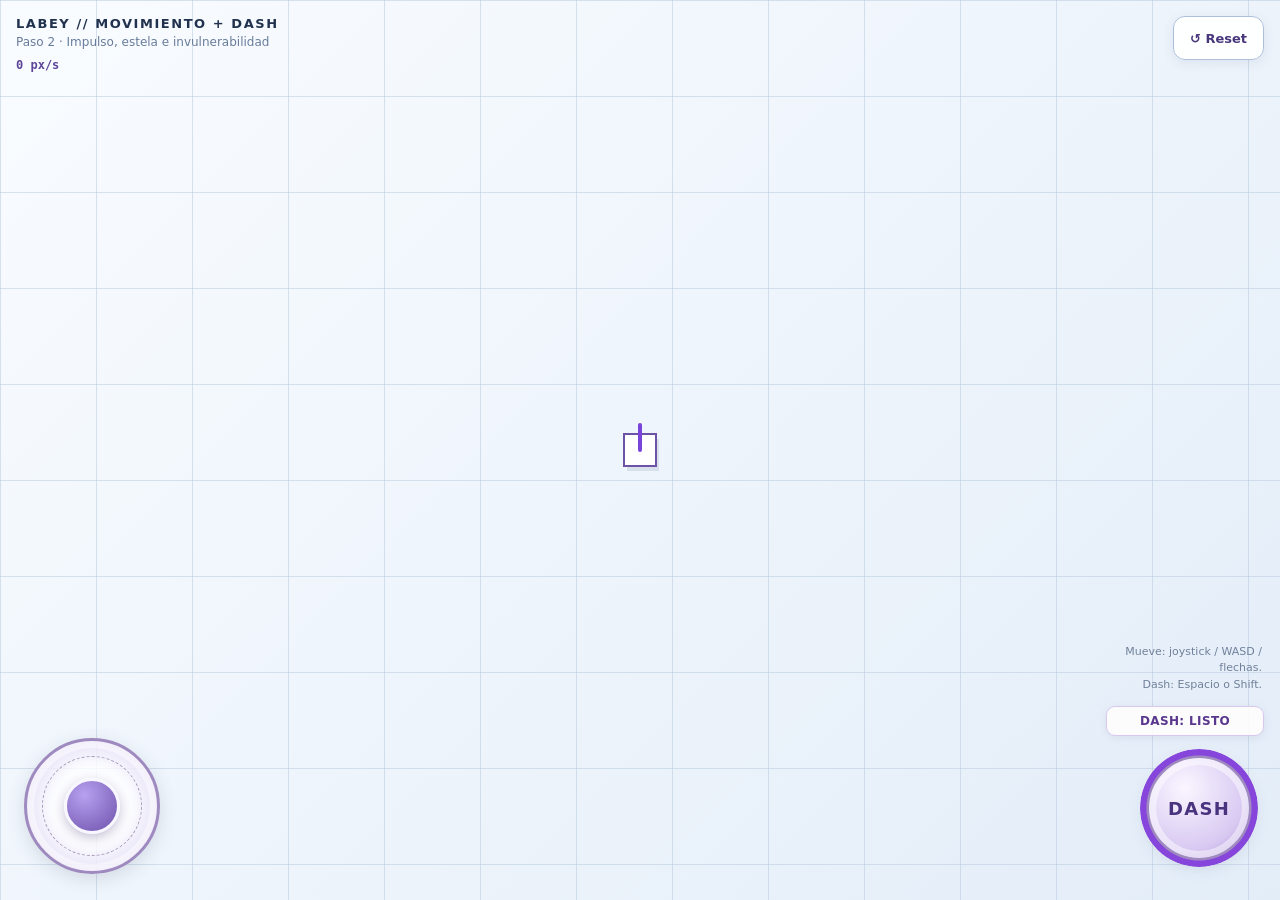
<file: web/pruebas/gamefeel-2_5d/versiones/PASO_2_DASH.html>
<!doctype html>
<html lang="es-MX">
<head>
  <meta charset="utf-8">
  <meta name="viewport" content="width=device-width, initial-scale=1, viewport-fit=cover, user-scalable=no">
  <meta name="theme-color" content="#eaf1fa">
  <title>LABEY · Movimiento + Dash · Paso 2</title>
  <style>
    :root {
      font-family: system-ui, -apple-system, BlinkMacSystemFont, "Segoe UI", sans-serif;
      color: #21324e;
      background: #eaf1fa;
    }

    * { box-sizing: border-box; }
    html, body { width: 100%; height: 100%; margin: 0; overflow: hidden; }
    body { overscroll-behavior: none; user-select: none; -webkit-user-select: none; }

    /* Piso sencillo de laboratorio: es CSS, no hay sprites ni imágenes externas. */
    #game {
      display: block;
      width: 100vw;
      height: 100dvh;
      background-color: #eaf1fa;
      background-image:
        linear-gradient(90deg, #b8c9dd85 1px, transparent 1px),
        linear-gradient(#b8c9dd85 1px, transparent 1px),
        linear-gradient(135deg, #f9fcff 0%, #e3edf8 100%);
      background-size: 96px 96px, 96px 96px, 100% 100%;
      touch-action: none;
    }

    .topbar {
      position: fixed;
      top: max(16px, env(safe-area-inset-top));
      left: max(16px, env(safe-area-inset-left));
      right: max(16px, env(safe-area-inset-right));
      display: flex;
      align-items: start;
      justify-content: space-between;
      gap: 14px;
      pointer-events: none;
    }
    .title { font-weight: 800; letter-spacing: .12em; font-size: 13px; }
    .subtitle { margin-top: 4px; color: #687c9a; font-size: 12px; }
    #speed { margin-top: 9px; font: 600 12px ui-monospace, monospace; color: #5e4599; }

    #reset {
      pointer-events: auto;
      border: 1px solid #aebfdb;
      border-radius: 12px;
      background: #ffffffed;
      color: #49377c;
      font: 700 13px system-ui, sans-serif;
      padding: 11px 16px;
      min-height: 44px;
      cursor: pointer;
      box-shadow: 0 3px 12px #40567619;
    }
    #reset:active { transform: scale(.97); }
    #reset:focus-visible { outline: 3px solid #885ae2; outline-offset: 3px; }

    /* Joystick: Pointer Events funcionan con toque, lápiz y ratón. */
    #joystick {
      position: fixed;
      bottom: max(26px, calc(env(safe-area-inset-bottom) + 20px));
      left: max(24px, calc(env(safe-area-inset-left) + 16px));
      width: 136px;
      height: 136px;
      border: 3px solid #9e8abf;
      border-radius: 50%;
      background: radial-gradient(circle, #ffffffc7 0 42%, #e2d9f4c9 75%, #bcb1d1b0 100%);
      box-shadow: 0 5px 18px #39425d26, inset 0 0 0 7px #ffffff7a;
      touch-action: none;
      cursor: grab;
      -webkit-tap-highlight-color: transparent;
    }
    #joystick:active { cursor: grabbing; }
    #joystick::after {
      content: "";
      position: absolute;
      inset: 15px;
      border: 1px dashed #aa9bbd;
      border-radius: 50%;
      pointer-events: none;
    }
    #knob {
      position: absolute;
      left: 50%; top: 50%;
      width: 56px; height: 56px;
      margin-left: -28px; margin-top: -28px;
      border-radius: 50%;
      border: 3px solid #f8f6ff;
      background: radial-gradient(circle at 35% 28%, #b7a1ef, #6d51ac);
      box-shadow: 0 4px 12px #4c34734a;
      transform: translate3d(0, 0, 0);
      pointer-events: none;
    }
    /* Dash circular, colocado a la derecha sin tapar el joystick. */
    #dash {
      --charge: 360deg;
      position: fixed;
      bottom: max(39px, calc(env(safe-area-inset-bottom) + 33px));
      right: max(28px, calc(env(safe-area-inset-right) + 18px));
      width: 106px;
      height: 106px;
      padding: 0;
      border: 3px solid #9e8abf;
      border-radius: 50%;
      background: radial-gradient(circle at 36% 30%, #faf6ff, #d8c9f2 65%, #a78bcf);
      box-shadow: 0 5px 18px #39425d26, inset 0 0 0 7px #ffffff7a;
      color: #49337e;
      font: 900 18px system-ui, sans-serif;
      letter-spacing: .07em;
      cursor: pointer;
      touch-action: manipulation;
      -webkit-tap-highlight-color: transparent;
    }
    #dash::before {
      content: "";
      position: absolute;
      inset: -9px;
      border-radius: 50%;
      background: conic-gradient(#8746db var(--charge), #aeb4c980 0);
      -webkit-mask: radial-gradient(farthest-side, transparent calc(100% - 7px), #000 calc(100% - 6px));
      mask: radial-gradient(farthest-side, transparent calc(100% - 7px), #000 calc(100% - 6px));
      pointer-events: none;
    }
    #dash:disabled { cursor: default; filter: saturate(.48) brightness(.9); }
    #dash:active:not(:disabled) { transform: scale(.96); }
    #dash:focus-visible { outline: 3px solid #8753d7; outline-offset: 11px; }
    #dashStatus {
      position: fixed;
      bottom: max(164px, calc(env(safe-area-inset-bottom) + 157px));
      right: max(16px, env(safe-area-inset-right));
      width: 158px;
      text-align: center;
      font: 800 12px system-ui, sans-serif;
      letter-spacing: .03em;
      color: #5a378f;
      background: #fffefdde;
      padding: 7px 5px;
      border: 1px solid #d6c8ee;
      border-radius: 9px;
      box-shadow: 0 2px 8px #4e58821a;
      pointer-events: none;
    }
    #dashStatus.recharging { color: #6d718a; }
    #dashStatus.active { color: #813ce2; }
    .hint {
      position: fixed;
      bottom: max(207px, calc(env(safe-area-inset-bottom) + 198px));
      right: max(18px, env(safe-area-inset-right));
      max-width: 154px;
      text-align: right;
      color: #71819b;
      font-size: 11px;
      line-height: 1.5;
      pointer-events: none;
    }
    @media (max-width: 380px) {
      #joystick { width: 118px; height: 118px; }
      #knob { width: 50px; height: 50px; margin: -25px 0 0 -25px; }
      #dash { width: 92px; height: 92px; font-size: 16px; }
      #dashStatus { bottom: max(148px, calc(env(safe-area-inset-bottom) + 140px)); width: 136px; }
      .hint { bottom: max(190px, calc(env(safe-area-inset-bottom) + 182px)); max-width: 130px; }
    }
  </style>
</head>
<body>
  <canvas id="game" aria-label="Campo de prueba de movimiento"></canvas>

  <div class="topbar">
    <div>
      <div class="title">LABEY // MOVIMIENTO + DASH</div>
      <div class="subtitle">Paso 2 · Impulso, estela e invulnerabilidad</div>
      <div id="speed" aria-live="off">0 px/s</div>
    </div>
    <button id="reset" type="button" aria-label="Regresar al centro">↺ Reset</button>
  </div>

  <div id="joystick" aria-label="Joystick virtual de movimiento">
    <div id="knob"></div>
  </div>
  <div id="dashStatus" role="status" aria-live="off">DASH: LISTO</div>
  <button id="dash" type="button" aria-label="Dash, esquivar" title="Dash: Espacio o Shift">DASH</button>
  <div class="hint">Mueve: joystick / WASD / flechas.<br>Dash: Espacio o Shift.</div>

  <script>
    "use strict";

    // ===== 1. Parámetros de Game Feel (ajustables) =====
    const MAX_SPEED = 260;       // píxeles/segundo, sin turbo diagonal
    const ACCELERATION = 1200;   // píxeles/segundo²
    const FRICTION = 6.5;        // pérdida exponencial de velocidad al soltar
    const DEAD_ZONE = 0.10;      // ignora pequeños toques cerca del centro
    const SIZE = 32;             // cuadrado del jugador: 32 × 32

    const DASH_SPEED = 780;      // impulso instantáneo en px/s
    const DASH_DURATION = 0.20;  // segundos invulnerable / en impulso
    const DASH_COOLDOWN = 0.80;  // segundos de recarga DESPUÉS del impulso
    const DASH_EXIT_SPEED = 130; // deslizamiento al terminar el Dash
    const TRAIL_LIFETIME = 0.27; // segundos para desvanecer la estela
    const TRAIL_SPACING = 12;    // espacio entre los cuadrados de la estela

    // Variable GLOBAL deliberada. Podrá usarse en futuras colisiones.
    // Al declarar 'var' en un script clásico, también está en window.
    var isInvulnerable = false;

    const canvas = document.getElementById("game");
    const ctx = canvas.getContext("2d");
    const stick = document.getElementById("joystick");
    const knob = document.getElementById("knob");
    const speedLabel = document.getElementById("speed");
    const resetButton = document.getElementById("reset");
    const dashButton = document.getElementById("dash");
    const dashStatus = document.getElementById("dashStatus");

    let dashRemaining = 0;
    let cooldownRemaining = 0;
    let dashDirection = { x: 0, y: -1 };
    const trail = [];

    let screenWidth = 0;
    let screenHeight = 0;
    let firstResize = true;

    const player = {
      x: 0, y: 0,
      vx: 0, vy: 0,
      facing: -Math.PI / 2 // orientación inicial: arriba
    };

    // ===== 2. Canvas ajustado a pantalla y pantallas de alta densidad =====
    function resizeCanvas() {
      const previousW = screenWidth;
      const previousH = screenHeight;
      screenWidth = window.innerWidth;
      screenHeight = window.innerHeight;
      const dpr = Math.min(window.devicePixelRatio || 1, 2);
      canvas.width = Math.round(screenWidth * dpr);
      canvas.height = Math.round(screenHeight * dpr);
      ctx.setTransform(dpr, 0, 0, dpr, 0, 0);

      if (firstResize) {
        player.x = screenWidth / 2;
        player.y = screenHeight / 2;
        firstResize = false;
      } else {
        // Mantiene la misma posición relativa al centro al rotar el móvil.
        player.x += (screenWidth - previousW) / 2;
        player.y += (screenHeight - previousH) / 2;
        // La estela conserva su posición relativa tras una rotación de pantalla.
        for (const ghost of trail) {
          ghost.x += (screenWidth - previousW) / 2;
          ghost.y += (screenHeight - previousH) / 2;
        }
      }
    }
    window.addEventListener("resize", resizeCanvas);
    resizeCanvas();

    // ===== 3. Joystick virtual: toque + mouse con Pointer Events =====
    let activePointer = null;
    const joystickInput = { x: 0, y: 0 };

    function moveJoystick(clientX, clientY) {
      const bounds = stick.getBoundingClientRect();
      const radius = bounds.width / 2 - knob.offsetWidth / 2 - 5;
      const dx = clientX - (bounds.left + bounds.width / 2);
      const dy = clientY - (bounds.top + bounds.height / 2);
      const distance = Math.hypot(dx, dy);
      const limited = Math.min(distance, radius);
      const nx = distance > 0 ? dx / distance : 0;
      const ny = distance > 0 ? dy / distance : 0;

      knob.style.transform = `translate3d(${nx * limited}px, ${ny * limited}px, 0)`;

      // Magnitud analógica de 0 a 1; se elimina la zona muerta.
      const amount = Math.max(0, (limited / radius - DEAD_ZONE) / (1 - DEAD_ZONE));
      joystickInput.x = nx * amount;
      joystickInput.y = ny * amount;
    }

    function releaseJoystick(event) {
      if (event && event.pointerId !== activePointer) return;
      activePointer = null;
      joystickInput.x = 0;
      joystickInput.y = 0;
      knob.style.transform = "translate3d(0, 0, 0)";
    }

    stick.addEventListener("pointerdown", (event) => {
      if (activePointer !== null) return; // un dedo controla el joystick
      event.preventDefault();
      activePointer = event.pointerId;
      stick.setPointerCapture(activePointer);
      moveJoystick(event.clientX, event.clientY);
    });
    stick.addEventListener("pointermove", (event) => {
      if (event.pointerId !== activePointer) return;
      event.preventDefault();
      moveJoystick(event.clientX, event.clientY);
    });
    stick.addEventListener("pointerup", releaseJoystick);
    stick.addEventListener("pointercancel", releaseJoystick);
    stick.addEventListener("lostpointercapture", releaseJoystick);

    // ===== 4. Teclado opcional para probar desde PC =====
    const pressed = new Set();
    const directions = {
      w: [0, -1], arrowup: [0, -1],
      s: [0, 1], arrowdown: [0, 1],
      a: [-1, 0], arrowleft: [-1, 0],
      d: [1, 0], arrowright: [1, 0]
    };

    window.addEventListener("keydown", (event) => {
      const key = event.key.toLowerCase();
      if (directions[key]) {
        event.preventDefault();
        pressed.add(key);
      }
      if ((key === " " || key === "shift") && !event.repeat) {
        // Respeta el botón Reset cuando tiene foco y se activa con Espacio.
        if (event.target === resetButton && key === " ") return;
        event.preventDefault();
        triggerDash();
      }
    });
    window.addEventListener("keyup", (event) => pressed.delete(event.key.toLowerCase()));

    function getInput() {
      // Mientras se toca el joystick, éste tiene prioridad sobre el teclado.
      if (activePointer !== null) return joystickInput;

      let x = 0, y = 0;
      for (const key of pressed) {
        const [ax, ay] = directions[key];
        x += ax;
        y += ay;
      }
      // Normalizar evita que √2 aumente la velocidad diagonal.
      const length = Math.hypot(x, y);
      return length > 0 ? { x: x / length, y: y / length } : { x: 0, y: 0 };
    }

    // ===== 5. Dash: velocidad instantánea, orientación y recarga =====
    function triggerDash() {
      // No se permite encadenar Dash ni activarlo durante el cooldown.
      if (dashRemaining > 0 || cooldownRemaining > 0) return;

      const input = getInput();
      const magnitude = Math.hypot(input.x, input.y);
      const angle = magnitude > 0.05
        ? Math.atan2(input.y, input.x) // joystick/teclado tiene prioridad
        : player.facing;               // en reposo usa la última orientación

      // Dash en una de las ocho direcciones, igual que el indicador.
      const snapped = Math.round(angle / (Math.PI / 4)) * (Math.PI / 4);
      player.facing = snapped;
      dashDirection = { x: Math.cos(snapped), y: Math.sin(snapped) };
      dashRemaining = DASH_DURATION;
      player.vx = dashDirection.x * DASH_SPEED;
      player.vy = dashDirection.y * DASH_SPEED;
      isInvulnerable = true;

      // Colocamos un fantasma en el punto de salida para que la estela
      // sea visible incluso antes del siguiente fotograma.
      spawnTrail(player.x, player.y);
      refreshDashUI();
    }

    function spawnTrail(x, y) {
      trail.push({ x, y, life: TRAIL_LIFETIME });
      // Límite defensivo: evita acumulación por FPS bajos o varios dashes.
      if (trail.length > 80) trail.splice(0, trail.length - 80);
    }

    function fadeTrail(dt) {
      for (let i = trail.length - 1; i >= 0; i--) {
        trail[i].life -= dt;
        if (trail[i].life <= 0) trail.splice(i, 1);
      }
    }

    function refreshDashUI() {
      let label = "DASH: LISTO";
      let phase = "ready";
      let progress = 1;
      if (dashRemaining > 0) {
        label = "DASH: ACTIVO";
        phase = "active";
        progress = 0;
      } else if (cooldownRemaining > 0) {
        label = "DASH: RECARGANDO";
        phase = "recharging";
        progress = 1 - cooldownRemaining / DASH_COOLDOWN;
      }
      // Una circunferencia púrpura se llena a lo largo de la recarga.
      dashButton.style.setProperty("--charge", `${Math.round(progress * 360)}deg`);
      dashButton.disabled = phase !== "ready";
      dashStatus.className = phase;
      if (dashStatus.textContent !== label) dashStatus.textContent = label;
    }

    dashButton.addEventListener("pointerdown", (event) => {
      event.preventDefault();
      triggerDash();
    });
    // Click adicional: permite activar mediante Enter o con asistencia.
    dashButton.addEventListener("click", triggerDash);

    // ===== 6. Física normal: delta time, aceleración, fricción y límite =====
    function updateNormal(dt) {
      const input = getInput();
      const hasInput = Math.hypot(input.x, input.y) > 0;

      if (hasInput) {
        // Nos acercamos GRADUALMENTE a la velocidad deseada.
        const targetVX = input.x * MAX_SPEED;
        const targetVY = input.y * MAX_SPEED;
        const differenceX = targetVX - player.vx;
        const differenceY = targetVY - player.vy;
        const distance = Math.hypot(differenceX, differenceY);
        const change = Math.min(distance, ACCELERATION * dt);
        if (distance > 0) {
          player.vx += (differenceX / distance) * change;
          player.vy += (differenceY / distance) * change;
        }
      } else {
        // Fricción independiente de los FPS: deja un pequeño deslizamiento.
        const damping = Math.exp(-FRICTION * dt);
        player.vx *= damping;
        player.vy *= damping;
        if (Math.hypot(player.vx, player.vy) < 1) {
          player.vx = 0;
          player.vy = 0;
        }
      }

      // Límite de velocidad total, también para el movimiento diagonal.
      const speed = Math.hypot(player.vx, player.vy);
      if (speed > MAX_SPEED) {
        player.vx = (player.vx / speed) * MAX_SPEED;
        player.vy = (player.vy / speed) * MAX_SPEED;
      }

      player.x += player.vx * dt;
      player.y += player.vy * dt;

      // Cuantización a 8 direcciones, usando la VELOCIDAD real.
      // Si se detiene, mantenemos la última orientación sin cambiarla.
      if (Math.hypot(player.vx, player.vy) > 2) {
        const angle = Math.atan2(player.vy, player.vx);
        player.facing = Math.round(angle / (Math.PI / 4)) * (Math.PI / 4);
      }
    }

    function update(dt) {
      // La estela siempre envejece, incluso cuando el jugador se detiene.
      fadeTrail(dt);

      // La fase de Dash se actualiza con un subpaso exacto: si el frame
      // rebasa los 0.2 s, solo el tiempo SOBRANTE pasa a la física normal.
      if (dashRemaining > 0) {
        const dashDt = Math.min(dt, dashRemaining);
        const oldX = player.x, oldY = player.y;
        player.vx = dashDirection.x * DASH_SPEED;
        player.vy = dashDirection.y * DASH_SPEED;
        player.x += player.vx * dashDt;
        player.y += player.vy * dashDt;

        // Estela continua incluso a 20 FPS: muestreamos cada 12 px.
        const distance = Math.hypot(player.x - oldX, player.y - oldY);
        const count = Math.ceil(distance / TRAIL_SPACING);
        for (let i = 1; i <= count; i++) {
          const t = i / count;
          spawnTrail(oldX + (player.x - oldX) * t,
                     oldY + (player.y - oldY) * t);
        }

        dashRemaining = Math.max(0, dashRemaining - dashDt);
        if (dashRemaining === 0) {
          isInvulnerable = false;
          cooldownRemaining = DASH_COOLDOWN;
          // Se conserva un poco de inercia al regresar a la física normal.
          player.vx = dashDirection.x * DASH_EXIT_SPEED;
          player.vy = dashDirection.y * DASH_EXIT_SPEED;
        }

        const leftover = dt - dashDt;
        if (leftover > 0) {
          updateNormal(leftover);
          cooldownRemaining = Math.max(0, cooldownRemaining - leftover);
        }
      } else {
        updateNormal(dt);
        cooldownRemaining = Math.max(0, cooldownRemaining - dt);
      }
      refreshDashUI();
    }

    // ===== 7. Render: estela, cuadrado e indicador (sin sprites) =====
    function draw() {
      ctx.clearRect(0, 0, screenWidth, screenHeight);

      // Estela púrpura: cuadrados translúcidos que se desvanecen.
      for (const ghost of trail) {
        const opacity = Math.pow(ghost.life / TRAIL_LIFETIME, 1.5) * 0.5;
        ctx.fillStyle = `rgba(126, 55, 222, ${opacity})`;
        ctx.fillRect(ghost.x - SIZE / 2, ghost.y - SIZE / 2, SIZE, SIZE);
      }

      // Sombra de referencia para leer el desplazamiento.
      ctx.fillStyle = "#536a8f24";
      ctx.fillRect(player.x - SIZE / 2 + 3, player.y - SIZE / 2 + 5, SIZE, SIZE);

      // Personaje: cuadrado blanco de 32 × 32 píxeles.
      ctx.fillStyle = "#ffffff";
      ctx.fillRect(player.x - SIZE / 2, player.y - SIZE / 2, SIZE, SIZE);
      // Un borde más brillante confirma visualmente la invulnerabilidad.
      ctx.strokeStyle = isInvulnerable ? "#b14dff" : "#6c53a8";
      ctx.lineWidth = 2;
      ctx.strokeRect(player.x - SIZE / 2, player.y - SIZE / 2, SIZE, SIZE);
      if (isInvulnerable) {
        ctx.strokeStyle = "#b14dff66";
        ctx.lineWidth = 4;
        ctx.strokeRect(player.x - SIZE / 2 - 4, player.y - SIZE / 2 - 4,
                       SIZE + 8, SIZE + 8);
      }

      // Indicador violeta apuntando a una de las ocho direcciones.
      const fx = Math.cos(player.facing);
      const fy = Math.sin(player.facing);
      ctx.beginPath();
      ctx.moveTo(player.x, player.y);
      ctx.lineTo(player.x + fx * 25, player.y + fy * 25);
      ctx.strokeStyle = "#7a43d9";
      ctx.lineWidth = 4;
      ctx.lineCap = "round";
      ctx.stroke();
    }

    // ===== 8. Game Loop real: requestAnimationFrame + delta time =====
    let previousTime = 0;
    function frame(timestamp) {
      if (!previousTime) previousTime = timestamp;
      // Limitar el salto tras volver de otra pestaña evita teletransportes.
      const dt = Math.min((timestamp - previousTime) / 1000, 0.05);
      previousTime = timestamp;
      update(dt);
      draw();
      speedLabel.textContent = `${Math.round(Math.hypot(player.vx, player.vy))} px/s`;
      requestAnimationFrame(frame);
    }
    requestAnimationFrame(frame);

    // ===== 9. Reset y seguridad de entrada =====
    function resetPlayer() {
      player.x = screenWidth / 2;
      player.y = screenHeight / 2;
      player.vx = 0;
      player.vy = 0;
      player.facing = -Math.PI / 2;
      dashRemaining = 0;
      cooldownRemaining = 0;
      isInvulnerable = false;
      trail.length = 0;
      refreshDashUI();
      pressed.clear();
      if (activePointer !== null && stick.hasPointerCapture(activePointer)) {
        stick.releasePointerCapture(activePointer);
      }
      releaseJoystick();
      speedLabel.textContent = "0 px/s";
    }
    resetButton.addEventListener("click", resetPlayer);

    function cancelInputs() {
      pressed.clear();
      releaseJoystick();
      // No permitir invulnerabilidad eterna al minimizar la pestaña.
      if (dashRemaining > 0) {
        dashRemaining = 0;
        isInvulnerable = false;
        cooldownRemaining = DASH_COOLDOWN;
        player.vx = dashDirection.x * DASH_EXIT_SPEED;
        player.vy = dashDirection.y * DASH_EXIT_SPEED;
        refreshDashUI();
      }
    }
    window.addEventListener("blur", cancelInputs);
    document.addEventListener("visibilitychange", () => {
      if (document.hidden) {
        cancelInputs();
        previousTime = 0;
      }
    });
  </script>
</body>
</html>
</file>
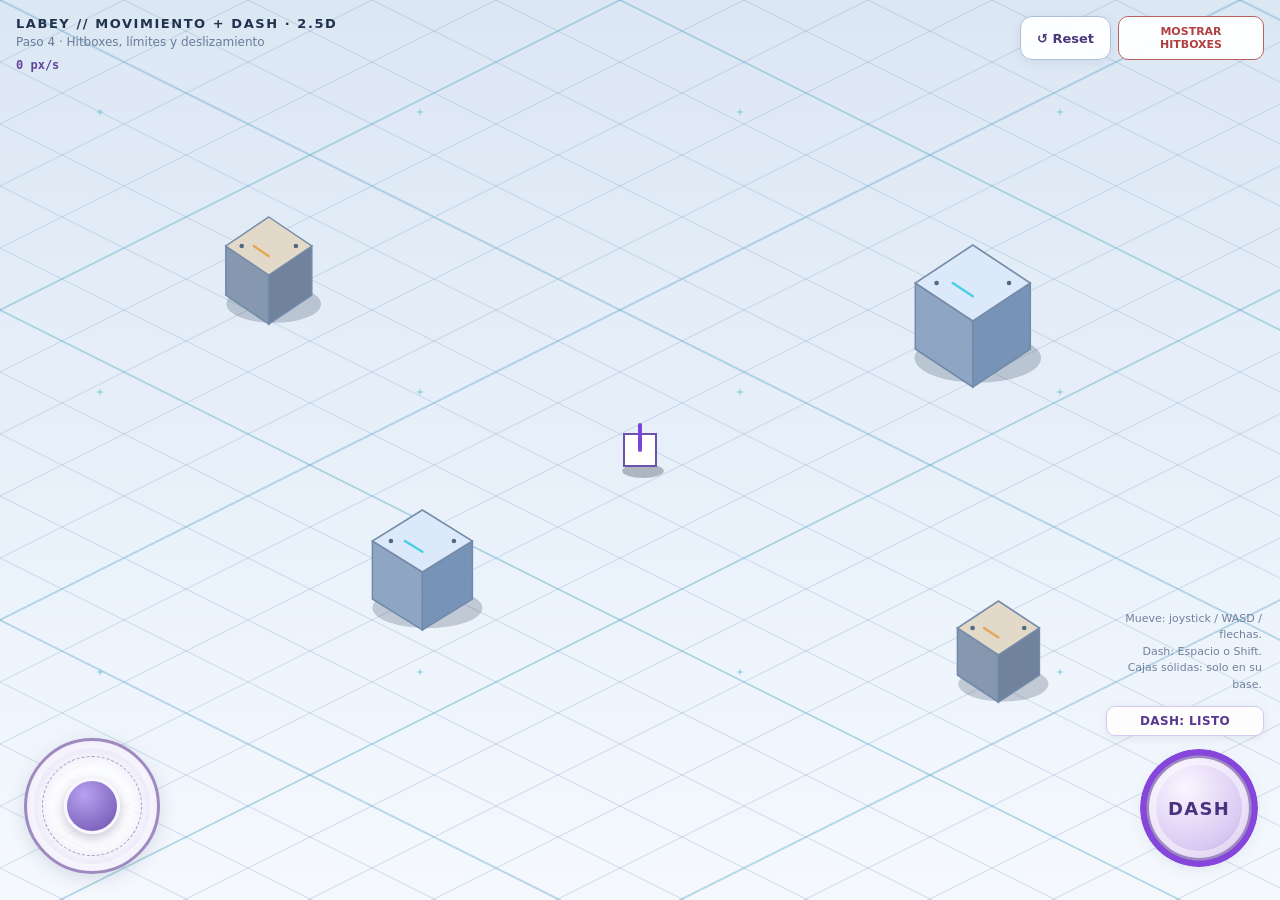
<file: web/pruebas/gamefeel-2_5d/versiones/PASO_4_COLISIONES.html>
<!doctype html>
<html lang="es-MX">
<head>
  <meta charset="utf-8">
  <meta name="viewport" content="width=device-width, initial-scale=1, viewport-fit=cover, user-scalable=no">
  <meta name="theme-color" content="#eaf1fa">
  <title>LABEY · Paso 4 · Colisiones isométricas + Dash</title>
  <style>
    :root {
      font-family: system-ui, -apple-system, BlinkMacSystemFont, "Segoe UI", sans-serif;
      color: #21324e;
      background: #eaf1fa;
    }

    * { box-sizing: border-box; }
    html, body { width: 100%; height: 100%; margin: 0; overflow: hidden; }
    body { overscroll-behavior: none; user-select: none; -webkit-user-select: none; }

    /* El suelo, las cajas y el protagonista ahora se dibujan en Canvas.
       No hay imágenes ni sprites: se mantiene un único archivo offline. */
    #game {
      display: block;
      width: 100vw;
      height: 100dvh;
      background: #e7eff9;
      touch-action: none;
    }

    .topbar {
      position: fixed;
      top: max(16px, env(safe-area-inset-top));
      left: max(16px, env(safe-area-inset-left));
      right: max(16px, env(safe-area-inset-right));
      display: flex;
      align-items: start;
      justify-content: space-between;
      gap: 14px;
      pointer-events: none;
    }
    .topActions { display: flex; flex-direction: column; align-items: flex-end; gap: 7px; flex-shrink: 0; }
    .topbar > div:first-child { min-width: 0; }
    .title { font-weight: 800; letter-spacing: .12em; font-size: 13px; }
    .subtitle { margin-top: 4px; color: #687c9a; font-size: 12px; }
    #speed { margin-top: 9px; font: 600 12px ui-monospace, monospace; color: #5e4599; }

    #reset {
      pointer-events: auto;
      border: 1px solid #aebfdb;
      border-radius: 12px;
      background: #ffffffed;
      color: #49377c;
      font: 700 13px system-ui, sans-serif;
      padding: 11px 16px;
      min-height: 44px;
      cursor: pointer;
      box-shadow: 0 3px 12px #40567619;
    }
    #hitboxToggle {
      pointer-events: auto;
      padding: 8px 10px;
      min-height: 40px;
      max-width: 146px;
      border: 1px solid #bb6060;
      border-radius: 10px;
      background: #ffffffed;
      color: #b04141;
      font: 750 11px system-ui, sans-serif;
      cursor: pointer;
    }
    #hitboxToggle[aria-pressed="true"] { background: #a83232; color: white; }
    #hitboxToggle:focus-visible { outline: 3px solid #cc3939; outline-offset: 2px; }
    @media (min-width: 700px) { .topActions { flex-direction: row; align-items: start; } }
    @media (max-width: 380px) {
      .topbar { gap: 8px; }
      #hitboxToggle { max-width: 128px; font-size: 10px; }
      #reset { padding: 8px 11px; }
      .title { font-size: 11px; }
    }
    #reset:active { transform: scale(.97); }
    #reset:focus-visible { outline: 3px solid #885ae2; outline-offset: 3px; }

    /* Joystick: Pointer Events funcionan con toque, lápiz y ratón. */
    #joystick {
      position: fixed;
      bottom: max(26px, calc(env(safe-area-inset-bottom) + 20px));
      left: max(24px, calc(env(safe-area-inset-left) + 16px));
      width: 136px;
      height: 136px;
      border: 3px solid #9e8abf;
      border-radius: 50%;
      background: radial-gradient(circle, #ffffffc7 0 42%, #e2d9f4c9 75%, #bcb1d1b0 100%);
      box-shadow: 0 5px 18px #39425d26, inset 0 0 0 7px #ffffff7a;
      touch-action: none;
      cursor: grab;
      -webkit-tap-highlight-color: transparent;
    }
    #joystick:active { cursor: grabbing; }
    #joystick::after {
      content: "";
      position: absolute;
      inset: 15px;
      border: 1px dashed #aa9bbd;
      border-radius: 50%;
      pointer-events: none;
    }
    #knob {
      position: absolute;
      left: 50%; top: 50%;
      width: 56px; height: 56px;
      margin-left: -28px; margin-top: -28px;
      border-radius: 50%;
      border: 3px solid #f8f6ff;
      background: radial-gradient(circle at 35% 28%, #b7a1ef, #6d51ac);
      box-shadow: 0 4px 12px #4c34734a;
      transform: translate3d(0, 0, 0);
      pointer-events: none;
    }
    /* Dash circular, colocado a la derecha sin tapar el joystick. */
    #dash {
      --charge: 360deg;
      position: fixed;
      bottom: max(39px, calc(env(safe-area-inset-bottom) + 33px));
      right: max(28px, calc(env(safe-area-inset-right) + 18px));
      width: 106px;
      height: 106px;
      padding: 0;
      border: 3px solid #9e8abf;
      border-radius: 50%;
      background: radial-gradient(circle at 36% 30%, #faf6ff, #d8c9f2 65%, #a78bcf);
      box-shadow: 0 5px 18px #39425d26, inset 0 0 0 7px #ffffff7a;
      color: #49337e;
      font: 900 18px system-ui, sans-serif;
      letter-spacing: .07em;
      cursor: pointer;
      touch-action: manipulation;
      -webkit-tap-highlight-color: transparent;
    }
    #dash::before {
      content: "";
      position: absolute;
      inset: -9px;
      border-radius: 50%;
      background: conic-gradient(#8746db var(--charge), #aeb4c980 0);
      -webkit-mask: radial-gradient(farthest-side, transparent calc(100% - 7px), #000 calc(100% - 6px));
      mask: radial-gradient(farthest-side, transparent calc(100% - 7px), #000 calc(100% - 6px));
      pointer-events: none;
    }
    #dash:disabled { cursor: default; filter: saturate(.48) brightness(.9); }
    #dash:active:not(:disabled) { transform: scale(.96); }
    #dash:focus-visible { outline: 3px solid #8753d7; outline-offset: 11px; }
    #dashStatus {
      position: fixed;
      bottom: max(164px, calc(env(safe-area-inset-bottom) + 157px));
      right: max(16px, env(safe-area-inset-right));
      width: 158px;
      text-align: center;
      font: 800 12px system-ui, sans-serif;
      letter-spacing: .03em;
      color: #5a378f;
      background: #fffefdde;
      padding: 7px 5px;
      border: 1px solid #d6c8ee;
      border-radius: 9px;
      box-shadow: 0 2px 8px #4e58821a;
      pointer-events: none;
    }
    #dashStatus.recharging { color: #6d718a; }
    #dashStatus.active { color: #813ce2; }
    .hint {
      position: fixed;
      bottom: max(207px, calc(env(safe-area-inset-bottom) + 198px));
      right: max(18px, env(safe-area-inset-right));
      max-width: 154px;
      text-align: right;
      color: #71819b;
      font-size: 11px;
      line-height: 1.5;
      pointer-events: none;
    }
    @media (max-width: 600px) {
      .hint { display: none; } /* evita tapar cajas y controles en móviles */
    }
    @media (max-width: 380px) {
      #joystick { width: 118px; height: 118px; }
      #knob { width: 50px; height: 50px; margin: -25px 0 0 -25px; }
      #dash { width: 92px; height: 92px; font-size: 16px; }
      #dashStatus { bottom: max(148px, calc(env(safe-area-inset-bottom) + 140px)); width: 136px; }
      .hint { bottom: max(190px, calc(env(safe-area-inset-bottom) + 182px)); max-width: 130px; }
    }
  </style>
</head>
<body>
  <canvas id="game" aria-label="Campo isométrico de prueba con movimiento y dash"></canvas>

  <div class="topbar">
    <div>
      <div class="title">LABEY // MOVIMIENTO + DASH · 2.5D</div>
      <div class="subtitle">Paso 4 · Hitboxes, límites y deslizamiento</div>
      <div id="speed" aria-live="off">0 px/s</div>
    </div>
    <div class="topActions">
      <button id="reset" type="button" aria-label="Regresar al centro">↺ Reset</button>
      <button id="hitboxToggle" type="button" aria-pressed="false">MOSTRAR HITBOXES</button>
    </div>
  </div>

  <div id="joystick" aria-label="Joystick virtual de movimiento">
    <div id="knob"></div>
  </div>
  <div id="dashStatus" role="status" aria-live="off">DASH: LISTO</div>
  <button id="dash" type="button" aria-label="Dash, esquivar" title="Dash: Espacio o Shift">DASH</button>
  <div class="hint">Mueve: joystick / WASD / flechas.<br>Dash: Espacio o Shift.<br>Cajas sólidas: solo en su base.</div>

  <script>
    "use strict";

    // ===== 1. Parámetros de Game Feel (ajustables) =====
    const MAX_SPEED = 260;       // píxeles/segundo, sin turbo diagonal
    const ACCELERATION = 1200;   // píxeles/segundo²
    const FRICTION = 6.5;        // pérdida exponencial de velocidad al soltar
    const DEAD_ZONE = 0.10;      // ignora pequeños toques cerca del centro
    const SIZE = 32;             // cuadrado del jugador: 32 × 32

    const DASH_SPEED = 780;      // impulso instantáneo en px/s
    const DASH_DURATION = 0.20;  // segundos invulnerable / en impulso
    const DASH_COOLDOWN = 0.80;  // segundos de recarga DESPUÉS del impulso
    const DASH_EXIT_SPEED = 130; // deslizamiento al terminar el Dash
    const TRAIL_LIFETIME = 0.27; // segundos para desvanecer la estela
    const TRAIL_SPACING = 12;    // espacio entre los cuadrados de la estela

    // Variable GLOBAL deliberada. Podrá usarse en futuras colisiones.
    // Al declarar 'var' en un script clásico, también está en window.
    var isInvulnerable = false;

    const canvas = document.getElementById("game");
    const ctx = canvas.getContext("2d");
    const stick = document.getElementById("joystick");
    const knob = document.getElementById("knob");
    const speedLabel = document.getElementById("speed");
    const resetButton = document.getElementById("reset");
    const dashButton = document.getElementById("dash");
    const dashStatus = document.getElementById("dashStatus");
    const hitboxToggle = document.getElementById("hitboxToggle");
    let showHitboxes = false;
    hitboxToggle.addEventListener("click", () => {
      showHitboxes = !showHitboxes;
      hitboxToggle.setAttribute("aria-pressed", String(showHitboxes));
      hitboxToggle.textContent = showHitboxes ? "OCULTAR HITBOXES" : "MOSTRAR HITBOXES";
    });

    let dashRemaining = 0;
    let cooldownRemaining = 0;
    let dashDirection = { x: 0, y: -1 };
    const trail = [];

    let screenWidth = 0;
    let screenHeight = 0;
    let firstResize = true;
    let boxesInitialized = false;

    const player = {
      x: 0, y: 0,
      vx: 0, vy: 0,
      facing: -Math.PI / 2 // orientación inicial: arriba
    };

    // ===== 2. Canvas ajustado a pantalla y pantallas de alta densidad =====
    function resizeCanvas() {
      const previousW = screenWidth;
      const previousH = screenHeight;
      screenWidth = window.innerWidth;
      screenHeight = window.innerHeight;
      const dpr = Math.min(window.devicePixelRatio || 1, 2);
      canvas.width = Math.round(screenWidth * dpr);
      canvas.height = Math.round(screenHeight * dpr);
      ctx.setTransform(dpr, 0, 0, dpr, 0, 0);

      if (firstResize) {
        player.x = screenWidth / 2;
        player.y = screenHeight / 2;
        firstResize = false;
      } else {
        // Mantiene la misma posición relativa al centro al rotar el móvil.
        player.x += (screenWidth - previousW) / 2;
        player.y += (screenHeight - previousH) / 2;
        // La estela conserva su posición relativa tras una rotación de pantalla.
        for (const ghost of trail) {
          ghost.x += (screenWidth - previousW) / 2;
          ghost.y += (screenHeight - previousH) / 2;
        }
      }
      // En el primer resize, sceneBoxes aún no está inicializado.
      // La ubicación segura se resuelve después de declarar las cajas.
      if (boxesInitialized) {
        const safe = getSafeSpawn(player.x, player.y);
        if (safe.x !== player.x) player.vx = 0;
        if (safe.y !== player.y) player.vy = 0;
        player.x = safe.x;
        player.y = safe.y;
      }
    }
    window.addEventListener("resize", resizeCanvas);
    resizeCanvas();

    // ===== 3. Joystick virtual: toque + mouse con Pointer Events =====
    let activePointer = null;
    const joystickInput = { x: 0, y: 0 };

    function moveJoystick(clientX, clientY) {
      const bounds = stick.getBoundingClientRect();
      const radius = bounds.width / 2 - knob.offsetWidth / 2 - 5;
      const dx = clientX - (bounds.left + bounds.width / 2);
      const dy = clientY - (bounds.top + bounds.height / 2);
      const distance = Math.hypot(dx, dy);
      const limited = Math.min(distance, radius);
      const nx = distance > 0 ? dx / distance : 0;
      const ny = distance > 0 ? dy / distance : 0;

      knob.style.transform = `translate3d(${nx * limited}px, ${ny * limited}px, 0)`;

      // Magnitud analógica de 0 a 1; se elimina la zona muerta.
      const amount = Math.max(0, (limited / radius - DEAD_ZONE) / (1 - DEAD_ZONE));
      joystickInput.x = nx * amount;
      joystickInput.y = ny * amount;
    }

    function releaseJoystick(event) {
      if (event && event.pointerId !== activePointer) return;
      activePointer = null;
      joystickInput.x = 0;
      joystickInput.y = 0;
      knob.style.transform = "translate3d(0, 0, 0)";
    }

    stick.addEventListener("pointerdown", (event) => {
      if (activePointer !== null) return; // un dedo controla el joystick
      event.preventDefault();
      activePointer = event.pointerId;
      stick.setPointerCapture(activePointer);
      moveJoystick(event.clientX, event.clientY);
    });
    stick.addEventListener("pointermove", (event) => {
      if (event.pointerId !== activePointer) return;
      event.preventDefault();
      moveJoystick(event.clientX, event.clientY);
    });
    stick.addEventListener("pointerup", releaseJoystick);
    stick.addEventListener("pointercancel", releaseJoystick);
    stick.addEventListener("lostpointercapture", releaseJoystick);

    // ===== 4. Teclado opcional para probar desde PC =====
    const pressed = new Set();
    const directions = {
      w: [0, -1], arrowup: [0, -1],
      s: [0, 1], arrowdown: [0, 1],
      a: [-1, 0], arrowleft: [-1, 0],
      d: [1, 0], arrowright: [1, 0]
    };

    window.addEventListener("keydown", (event) => {
      const key = event.key.toLowerCase();
      if (directions[key]) {
        event.preventDefault();
        pressed.add(key);
      }
      if ((key === " " || key === "shift") && !event.repeat) {
        // Respeta el botón Reset cuando tiene foco y se activa con Espacio.
        if ((event.target === resetButton || event.target === hitboxToggle ||
             event.target === dashButton) && key === " ") return;
        event.preventDefault();
        triggerDash();
      }
    });
    window.addEventListener("keyup", (event) => pressed.delete(event.key.toLowerCase()));

    function getInput() {
      // Mientras se toca el joystick, éste tiene prioridad sobre el teclado.
      if (activePointer !== null) return joystickInput;

      let x = 0, y = 0;
      for (const key of pressed) {
        const [ax, ay] = directions[key];
        x += ax;
        y += ay;
      }
      // Normalizar evita que √2 aumente la velocidad diagonal.
      const length = Math.hypot(x, y);
      return length > 0 ? { x: x / length, y: y / length } : { x: 0, y: 0 };
    }

    // ===== 5. Dash: velocidad instantánea, orientación y recarga =====
    function triggerDash() {
      // No se permite encadenar Dash ni activarlo durante el cooldown.
      if (dashRemaining > 0 || cooldownRemaining > 0) return;

      const input = getInput();
      const magnitude = Math.hypot(input.x, input.y);
      const angle = magnitude > 0.05
        ? Math.atan2(input.y, input.x) // joystick/teclado tiene prioridad
        : player.facing;               // en reposo usa la última orientación

      // Dash en una de las ocho direcciones, igual que el indicador.
      const snapped = Math.round(angle / (Math.PI / 4)) * (Math.PI / 4);
      player.facing = snapped;
      dashDirection = { x: Math.cos(snapped), y: Math.sin(snapped) };
      dashRemaining = DASH_DURATION;
      player.vx = dashDirection.x * DASH_SPEED;
      player.vy = dashDirection.y * DASH_SPEED;
      isInvulnerable = true;

      // Colocamos un fantasma en el punto de salida para que la estela
      // sea visible incluso antes del siguiente fotograma.
      spawnTrail(player.x, player.y);
      refreshDashUI();
    }

    function spawnTrail(x, y) {
      trail.push({ x, y, life: TRAIL_LIFETIME });
      // Límite defensivo: evita acumulación por FPS bajos o varios dashes.
      if (trail.length > 80) trail.splice(0, trail.length - 80);
    }

    function fadeTrail(dt) {
      for (let i = trail.length - 1; i >= 0; i--) {
        trail[i].life -= dt;
        if (trail[i].life <= 0) trail.splice(i, 1);
      }
    }

    function refreshDashUI() {
      let label = "DASH: LISTO";
      let phase = "ready";
      let progress = 1;
      if (dashRemaining > 0) {
        label = "DASH: ACTIVO";
        phase = "active";
        progress = 0;
      } else if (cooldownRemaining > 0) {
        label = "DASH: RECARGANDO";
        phase = "recharging";
        progress = 1 - cooldownRemaining / DASH_COOLDOWN;
      }
      // Una circunferencia púrpura se llena a lo largo de la recarga.
      dashButton.style.setProperty("--charge", `${Math.round(progress * 360)}deg`);
      dashButton.disabled = phase !== "ready";
      dashStatus.className = phase;
      if (dashStatus.textContent !== label) dashStatus.textContent = label;
    }

    dashButton.addEventListener("pointerdown", (event) => {
      event.preventDefault();
      triggerDash();
    });
    // Click adicional: permite activar mediante Enter o con asistencia.
    dashButton.addEventListener("click", triggerDash);

    // ===== 6. Física normal: delta time, aceleración, fricción y límite =====
    function updateNormal(dt) {
      const input = getInput();
      const hasInput = Math.hypot(input.x, input.y) > 0;

      if (hasInput) {
        // Nos acercamos GRADUALMENTE a la velocidad deseada.
        const targetVX = input.x * MAX_SPEED;
        const targetVY = input.y * MAX_SPEED;
        const differenceX = targetVX - player.vx;
        const differenceY = targetVY - player.vy;
        const distance = Math.hypot(differenceX, differenceY);
        const change = Math.min(distance, ACCELERATION * dt);
        if (distance > 0) {
          player.vx += (differenceX / distance) * change;
          player.vy += (differenceY / distance) * change;
        }
      } else {
        // Fricción independiente de los FPS: deja un pequeño deslizamiento.
        const damping = Math.exp(-FRICTION * dt);
        player.vx *= damping;
        player.vy *= damping;
        if (Math.hypot(player.vx, player.vy) < 1) {
          player.vx = 0;
          player.vy = 0;
        }
      }

      // Límite de velocidad total, también para el movimiento diagonal.
      const speed = Math.hypot(player.vx, player.vy);
      if (speed > MAX_SPEED) {
        player.vx = (player.vx / speed) * MAX_SPEED;
        player.vy = (player.vy / speed) * MAX_SPEED;
      }

      // Misma física previa: solo sustituimos la integración libre por
      // movimiento con choque y deslizamiento separado en X/Y.
      moveWithCollisions(player.vx * dt, player.vy * dt, false);

      // Cuantización a 8 direcciones, usando la VELOCIDAD real.
      // Si se detiene, mantenemos la última orientación sin cambiarla.
      if (Math.hypot(player.vx, player.vy) > 2) {
        const angle = Math.atan2(player.vy, player.vx);
        player.facing = Math.round(angle / (Math.PI / 4)) * (Math.PI / 4);
      }
    }

    function update(dt) {
      // La estela siempre envejece, incluso cuando el jugador se detiene.
      fadeTrail(dt);

      // La fase de Dash se actualiza con un subpaso exacto: si el frame
      // rebasa los 0.2 s, solo el tiempo SOBRANTE pasa a la física normal.
      if (dashRemaining > 0) {
        const dashDt = Math.min(dt, dashRemaining);
        const oldX = player.x, oldY = player.y;
        player.vx = dashDirection.x * DASH_SPEED;
        player.vy = dashDirection.y * DASH_SPEED;
        // Durante el Dash se conserva la velocidad instantánea de 780 px/s,
        // pero su desplazamiento está sujeto a las mismas paredes y cajas.
        const dashHit = moveWithCollisions(player.vx * dashDt, player.vy * dashDt, true);

        // Estela continua incluso a 20 FPS: muestreamos cada 12 px.
        const distance = Math.hypot(player.x - oldX, player.y - oldY);
        const count = Math.ceil(distance / TRAIL_SPACING);
        for (let i = 1; i <= count; i++) {
          const t = i / count;
          spawnTrail(oldX + (player.x - oldX) * t,
                     oldY + (player.y - oldY) * t);
        }

        dashRemaining = dashHit ? 0 : Math.max(0, dashRemaining - dashDt);
        if (dashRemaining === 0) {
          isInvulnerable = false;
          cooldownRemaining = DASH_COOLDOWN;
          // En un impacto el Dash se corta en seco (sin inercia residual).
          // Sin choque, conserva la velocidad de salida aprobada de 130 px/s.
          player.vx = dashHit ? 0 : dashDirection.x * DASH_EXIT_SPEED;
          player.vy = dashHit ? 0 : dashDirection.y * DASH_EXIT_SPEED;
        }

        const leftover = dt - dashDt;
        if (leftover > 0 && !dashHit) {
          updateNormal(leftover);
          cooldownRemaining = Math.max(0, cooldownRemaining - leftover);
        }
      } else {
        updateNormal(dt);
        cooldownRemaining = Math.max(0, cooldownRemaining - dt);
      }
      refreshDashUI();
    }

    // ===== 7. Representación 2.5D + cajas con huella física =====
    // La Y indicada en cada caja es el vértice frontal de su BASE en el piso.
    // La altura visual NO forma parte de su hitbox: se permite pasar detrás.
    const sceneBoxes = [
      { rx: 0.21, ry: 0.36, width: 86,  height: 49, depth: 29, variant: "amber" },
      { rx: 0.76, ry: 0.43, width: 115, height: 66, depth: 38, variant: "blue" },
      { rx: 0.33, ry: 0.70, width: 100, height: 58, depth: 31, variant: "blue" },
      { rx: 0.78, ry: 0.78, width: 82,  height: 47, depth: 27, variant: "amber" }
    ];

    // ===== 8. Hitboxes: físicas EN EL SUELO (no envoltura gráfica) =====
    const MAP_MARGIN = 22;              // borde jugable claramente visible
    const PLAYER_FOOT_WIDTH = 21;       // hitbox plana: sólo los pies
    const PLAYER_FOOT_HEIGHT = 11;
    const PLAYER_FOOT_OFFSET_Y = 10;    // cuadrado 32x32; pies cerca de su base
    const MAX_COLLISION_STEP = 4;       // evita atravesar cajas en un Dash rápido

    // Rectangle {left,top,right,bottom} en coordenadas de pantalla.
    function getBounds() {
      return {left: MAP_MARGIN, top: MAP_MARGIN,
              right: screenWidth - MAP_MARGIN, bottom: screenHeight - MAP_MARGIN};
    }

    function getPlayerHitbox(x = player.x, y = player.y) {
      return {
        left: x - PLAYER_FOOT_WIDTH / 2,
        right: x + PLAYER_FOOT_WIDTH / 2,
        top: y + PLAYER_FOOT_OFFSET_Y - PLAYER_FOOT_HEIGHT / 2,
        bottom: y + PLAYER_FOOT_OFFSET_Y + PLAYER_FOOT_HEIGHT / 2
      };
    }

    function getBoxHitbox(box) {
      const x = box.rx * screenWidth;
      const frontY = box.ry * screenHeight;
      // La caja 2.5D se pinta con altura = box.height, pero sólo colisiona
      // en su HUELLA rectangular sobre el piso (basada en profundidad/depth).
      // Rectángulo dentro de los vértices del rombo de contacto inferior.
      return {
        left: x - box.width * 0.38,
        right: x + box.width * 0.38,
        top: frontY - box.depth * 1.75,
        bottom: frontY - box.depth * 0.25
      };
    }

    function rectanglesOverlap(a, b) {
      // Contactos exactos no son penetración; permite caminar pegado al borde.
      return a.left < b.right && a.right > b.left &&
             a.top < b.bottom && a.bottom > b.top;
    }

    function isBlockedAt(x, y) {
      const bounds = getBounds();
      const feet = getPlayerHitbox(x, y);
      // Se mantiene DENTRO el cuadrado visible y también su hitbox de pies.
      if (x - SIZE / 2 < bounds.left || x + SIZE / 2 > bounds.right ||
          y - SIZE / 2 < bounds.top || y + SIZE / 2 > bounds.bottom ||
          feet.left < bounds.left || feet.right > bounds.right ||
          feet.top < bounds.top || feet.bottom > bounds.bottom) return true;
      return sceneBoxes.some(box => rectanglesOverlap(feet, getBoxHitbox(box)));
    }

    function getSafeSpawn(preferX = screenWidth / 2, preferY = screenHeight / 2) {
      const bounds = getBounds();
      const pad = SIZE / 2;
      const cx = Math.max(bounds.left + pad, Math.min(bounds.right - pad, preferX));
      const cy = Math.max(bounds.top + pad, Math.min(bounds.bottom - pad, preferY));
      if (!isBlockedAt(cx, cy)) return {x: cx, y: cy};
      // Cuando se rota el teléfono, evitar regenerar al jugador DENTRO de una caja.
      for (let radius = 16; radius <= Math.max(screenWidth, screenHeight); radius += 16) {
        for (let a = 0; a < 24; a++) {
          const angle = 2 * Math.PI * a / 24;
          const x = Math.max(bounds.left + pad, Math.min(bounds.right - pad, cx + Math.cos(angle) * radius));
          const y = Math.max(bounds.top + pad, Math.min(bounds.bottom - pad, cy + Math.sin(angle) * radius));
          if (!isBlockedAt(x, y)) return {x, y};
        }
      }
      return {x: cx, y: cy}; // pantalla extremadamente pequeña: caso degradado
    }

    function moveWithCollisions(dx, dy, stopOnAnyHit = false) {
      // Subpasos cortos incluso con FPS bajos: un Dash no se teletransporta
      // al otro lado de una hitbox. Se recorren X y Y por separado.
      const steps = Math.max(1, Math.ceil(Math.max(Math.abs(dx), Math.abs(dy)) / MAX_COLLISION_STEP));
      const sx = dx / steps, sy = dy / steps;
      let hitX = false, hitY = false;
      for (let i = 0; i < steps; i++) {
        if (!hitX && Math.abs(sx) > 1e-9) {
          if (isBlockedAt(player.x + sx, player.y)) {
            hitX = true;
            player.vx = 0; // choque en eje X: detenerlo de inmediato
          } else player.x += sx;
        }
        if (stopOnAnyHit && hitX) break;
        if (!hitY && Math.abs(sy) > 1e-9) {
          if (isBlockedAt(player.x, player.y + sy)) {
            hitY = true;
            player.vy = 0; // choque Y; X puede continuar: deslizamiento
          } else player.y += sy;
        }
        if (stopOnAnyHit && hitY) break;
        if (hitX && hitY) break;
      }
      if (stopOnAnyHit && (hitX || hitY)) {
        player.vx = 0;
        player.vy = 0;
      }
      return hitX || hitY;
    }

    function drawHitboxes() {
      if (!showHitboxes) return;
      ctx.save();
      ctx.strokeStyle = "rgba(255, 0, 0, .8)";
      ctx.lineWidth = 2;
      ctx.setLineDash([8, 5]);
      const area = getBounds();
      ctx.strokeRect(area.left, area.top, area.right - area.left, area.bottom - area.top);
      ctx.setLineDash([]);
      const boxes = sceneBoxes.map(getBoxHitbox);
      boxes.push(getPlayerHitbox());
      boxes.forEach((b, i) => {
        ctx.fillStyle = i === boxes.length - 1 ? "rgba(255, 0, 0, .16)" : "rgba(255, 0, 0, .08)";
        ctx.fillRect(b.left, b.top, b.right - b.left, b.bottom - b.top);
        ctx.strokeRect(b.left, b.top, b.right - b.left, b.bottom - b.top);
      });
      ctx.restore();
    }

    boxesInitialized = true;
    const initialSpawn = getSafeSpawn(player.x, player.y);
    player.x = initialSpawn.x;
    player.y = initialSpawn.y;

    function drawIsometricFloor() {
      // Gradiente del piso: una sala blanca/azul de laboratorio.
      const ground = ctx.createLinearGradient(0, 0, 0, screenHeight);
      ground.addColorStop(0, "#dce7f4");
      ground.addColorStop(0.62, "#eaf2fb");
      ground.addColorStop(1, "#f5f9fe");
      ctx.fillStyle = ground;
      ctx.fillRect(0, 0, screenWidth, screenHeight);

      // Dos familias de diagonales a ±0.5 crean ROMBOS, no cuadrados.
      // Al dibujarse en Canvas, el patrón cubre cualquier orientación.
      const slopeAbs = 0.5;
      const spacing = 62;
      ctx.lineWidth = 1.15;
      for (const sign of [-1, 1]) {
        const slope = sign * slopeAbs;
        const bMin = Math.min(0, -slope * screenWidth) - spacing;
        const bMax = Math.max(screenHeight, screenHeight - slope * screenWidth) + spacing;
        for (let i = Math.floor(bMin / spacing); i <= Math.ceil(bMax / spacing); i++) {
          const intercept = i * spacing;
          const major = i % 5 === 0;
          ctx.strokeStyle = major ? "rgba(89, 163, 195, 0.42)" : "rgba(117, 150, 187, 0.27)";
          ctx.lineWidth = major ? 1.8 : 1.1;
          ctx.beginPath();
          ctx.moveTo(0, intercept);
          ctx.lineTo(screenWidth, intercept + slope * screenWidth);
          ctx.stroke();
        }
      }

      // Cruces luminosos decorativos: discretos para no tapar al jugador.
      ctx.fillStyle = "rgba(86, 187, 210, .35)";
      for (let y = 112; y < screenHeight; y += 280) {
        for (let x = 100; x < screenWidth; x += 320) {
          ctx.fillRect(x - 3, y - 1, 6, 2);
          ctx.fillRect(x - 1, y - 3, 2, 6);
        }
      }
    }

    // Dibujo de polígonos reutilizable para las caras 2.5D de las cajas.
    function fillPolygon(points, fill, stroke = "#718aaa") {
      ctx.beginPath();
      ctx.moveTo(points[0][0], points[0][1]);
      for (let i = 1; i < points.length; i++) ctx.lineTo(points[i][0], points[i][1]);
      ctx.closePath();
      ctx.fillStyle = fill;
      ctx.fill();
      ctx.lineWidth = 1.5;
      ctx.strokeStyle = stroke;
      ctx.stroke();
    }

    function drawBox(box) {
      const x = box.rx * screenWidth;
      const y = box.ry * screenHeight;
      const half = box.width / 2;
      const d = box.depth;
      const h = box.height;
      const amber = box.variant === "amber";

      // Contacto con el suelo, con sombras pintadas antes de la caja.
      ctx.save();
      ctx.fillStyle = "rgba(18, 34, 57, .20)";
      ctx.beginPath();
      ctx.ellipse(x + 5, y - d + 9, half * 1.1, d * 0.65, 0, 0, Math.PI * 2);
      ctx.fill();
      ctx.restore();

      // Parte superior: rombo con las cuatro esquinas proyectadas.
      const back  = [x,        y - h - 2 * d];
      const right = [x + half, y - h - d];
      const front = [x,        y - h];
      const left  = [x - half, y - h - d];
      const rightBottom = [x + half, y - d];
      const frontBottom = [x, y];
      const leftBottom  = [x - half, y - d];

      fillPolygon([left, front, frontBottom, leftBottom], amber ? "#8698af" : "#8ea6c4");
      fillPolygon([front, right, rightBottom, frontBottom], amber ? "#70829c" : "#7794b8");
      fillPolygon([back, right, front, left], amber ? "#e2d9c8" : "#dbe9fa", "#758ba8");

      // Franjas y remaches: tecnología sobria con un toque cyan / ámbar.
      const accent = amber ? "#e5a85a" : "#49cfe6";
      ctx.strokeStyle = accent;
      ctx.lineWidth = 2.4;
      ctx.beginPath();
      ctx.moveTo(x - half * 0.35, y - h - d);
      ctx.lineTo(x, y - h - d * .65);
      ctx.stroke();
      ctx.fillStyle = "#526985";
      ctx.beginPath();ctx.arc(x - half * .63, y - h - d, 2.3, 0, Math.PI * 2);ctx.fill();
      ctx.beginPath();ctx.arc(x + half * .63, y - h - d, 2.3, 0, Math.PI * 2);ctx.fill();
    }

    function drawPlayer() {
      // Sombra falsa: óvalo NEGRO semitransparente debajo del cuadrado.
      // Durante el Dash se ensancha y se estira hacia el impulso.
      const dashing = dashRemaining > 0;
      ctx.save();
      ctx.translate(player.x + (dashing ? dashDirection.x * 8 : 3),
                    player.y + SIZE / 2 + (dashing ? 9 : 5));
      if (dashing) ctx.rotate(Math.atan2(dashDirection.y, dashDirection.x));
      ctx.scale(dashing ? 1.55 : 1, dashing ? 0.72 : 1);
      ctx.fillStyle = dashing ? "rgba(14, 10, 30, .28)" : "rgba(10, 15, 31, .26)";
      ctx.beginPath();
      ctx.ellipse(0, 0, SIZE * .65, 7, 0, 0, Math.PI * 2);
      ctx.fill();
      ctx.restore();

      // Personaje original: se conserva EXACTAMENTE como cuadrado 32x32.
      ctx.fillStyle = "#ffffff";
      ctx.fillRect(player.x - SIZE / 2, player.y - SIZE / 2, SIZE, SIZE);
      ctx.strokeStyle = isInvulnerable ? "#b14dff" : "#6c53a8";
      ctx.lineWidth = 2;
      ctx.strokeRect(player.x - SIZE / 2, player.y - SIZE / 2, SIZE, SIZE);
      if (isInvulnerable) {
        ctx.strokeStyle = "#b14dff66";
        ctx.lineWidth = 4;
        ctx.strokeRect(player.x - SIZE / 2 - 4, player.y - SIZE / 2 - 4,
                       SIZE + 8, SIZE + 8);
      }

      // La flecha de ocho direcciones NO cambia de lógica.
      const fx = Math.cos(player.facing);
      const fy = Math.sin(player.facing);
      ctx.beginPath();
      ctx.moveTo(player.x, player.y);
      ctx.lineTo(player.x + fx * 25, player.y + fy * 25);
      ctx.strokeStyle = "#7a43d9";
      ctx.lineWidth = 4;
      ctx.lineCap = "round";
      ctx.stroke();
    }

    function draw() {
      ctx.clearRect(0, 0, screenWidth, screenHeight);
      drawIsometricFloor();

      // Estela de Dash original (cuadros morados con fade).
      // Se dibuja por debajo de los objetos del escenario.
      for (const ghost of trail) {
        const opacity = Math.pow(ghost.life / TRAIL_LIFETIME, 1.5) * 0.5;
        ctx.fillStyle = `rgba(126, 55, 222, ${opacity})`;
        ctx.fillRect(ghost.x - SIZE / 2, ghost.y - SIZE / 2, SIZE, SIZE);
      }

      // Y-Sorting verdadero: de MENOR a MAYOR Y (los cercanos, con Y mayor,
      // se pintan al final y tapan correctamente a los del fondo).
      // Para que funcione, compararnos el punto de contacto con el suelo.
      const renderables = sceneBoxes.map(box => ({
        sortY: box.ry * screenHeight,
        render: () => drawBox(box)
      }));
      renderables.push({
        sortY: player.y + SIZE / 2,
        render: drawPlayer
      });
      renderables.sort((a, b) => a.sortY - b.sortY);
      for (const item of renderables) item.render();
      // Debug se dibuja encima SOLO si se solicita; no cambia Y-sorting.
      drawHitboxes();
    }

    // ===== 8. Game Loop real: requestAnimationFrame + delta time =====
    let previousTime = 0;
    function frame(timestamp) {
      if (!previousTime) previousTime = timestamp;
      // Limitar el salto tras volver de otra pestaña evita teletransportes.
      const dt = Math.min((timestamp - previousTime) / 1000, 0.05);
      previousTime = timestamp;
      update(dt);
      draw();
      speedLabel.textContent = `${Math.round(Math.hypot(player.vx, player.vy))} px/s`;
      requestAnimationFrame(frame);
    }
    requestAnimationFrame(frame);

    // ===== 9. Reset y seguridad de entrada =====
    function resetPlayer() {
      const spawn = getSafeSpawn();
      player.x = spawn.x;
      player.y = spawn.y;
      player.vx = 0;
      player.vy = 0;
      player.facing = -Math.PI / 2;
      dashRemaining = 0;
      cooldownRemaining = 0;
      isInvulnerable = false;
      trail.length = 0;
      refreshDashUI();
      pressed.clear();
      if (activePointer !== null && stick.hasPointerCapture(activePointer)) {
        stick.releasePointerCapture(activePointer);
      }
      releaseJoystick();
      speedLabel.textContent = "0 px/s";
    }
    resetButton.addEventListener("click", resetPlayer);

    function cancelInputs() {
      pressed.clear();
      releaseJoystick();
      // No permitir invulnerabilidad eterna al minimizar la pestaña.
      if (dashRemaining > 0) {
        dashRemaining = 0;
        isInvulnerable = false;
        cooldownRemaining = DASH_COOLDOWN;
        player.vx = dashDirection.x * DASH_EXIT_SPEED;
        player.vy = dashDirection.y * DASH_EXIT_SPEED;
        refreshDashUI();
      }
    }
    window.addEventListener("blur", cancelInputs);
    document.addEventListener("visibilitychange", () => {
      if (document.hidden) {
        cancelInputs();
        previousTime = 0;
      }
    });
  </script>
</body>
</html>
</file>
